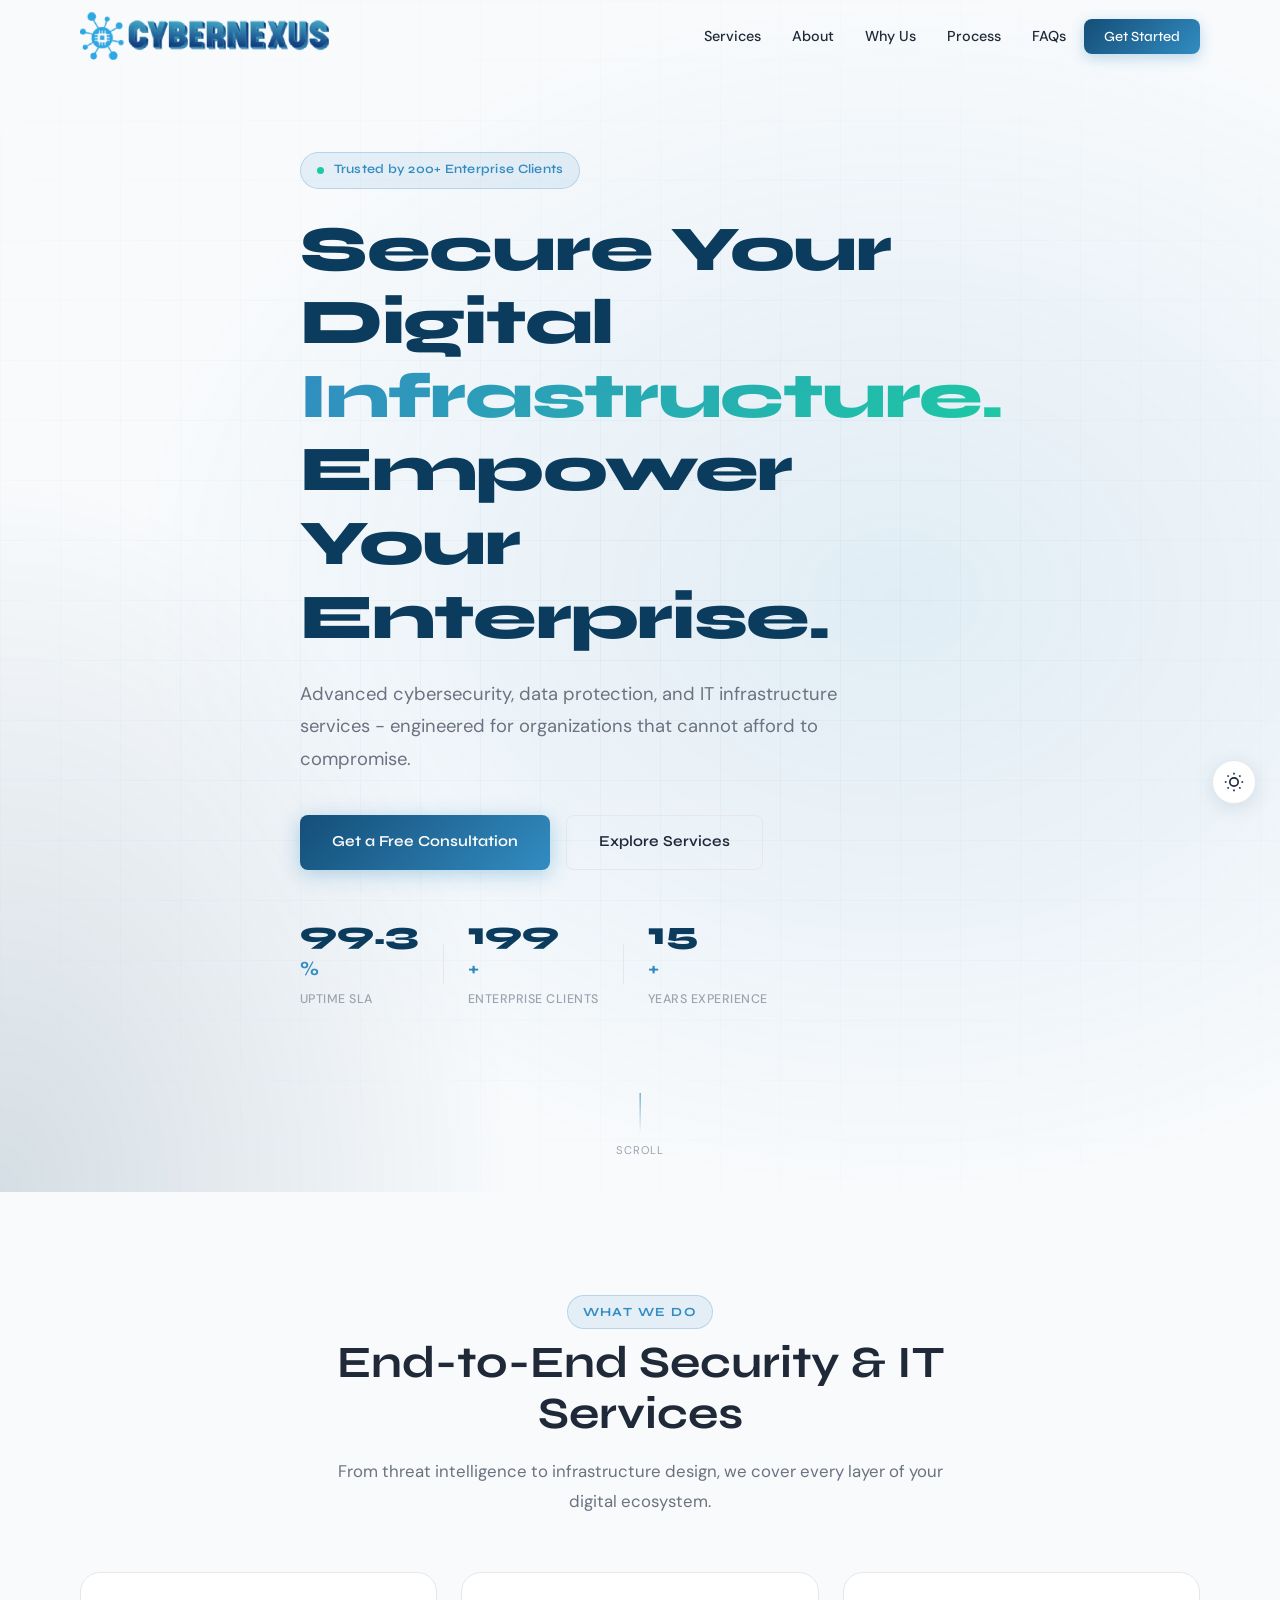
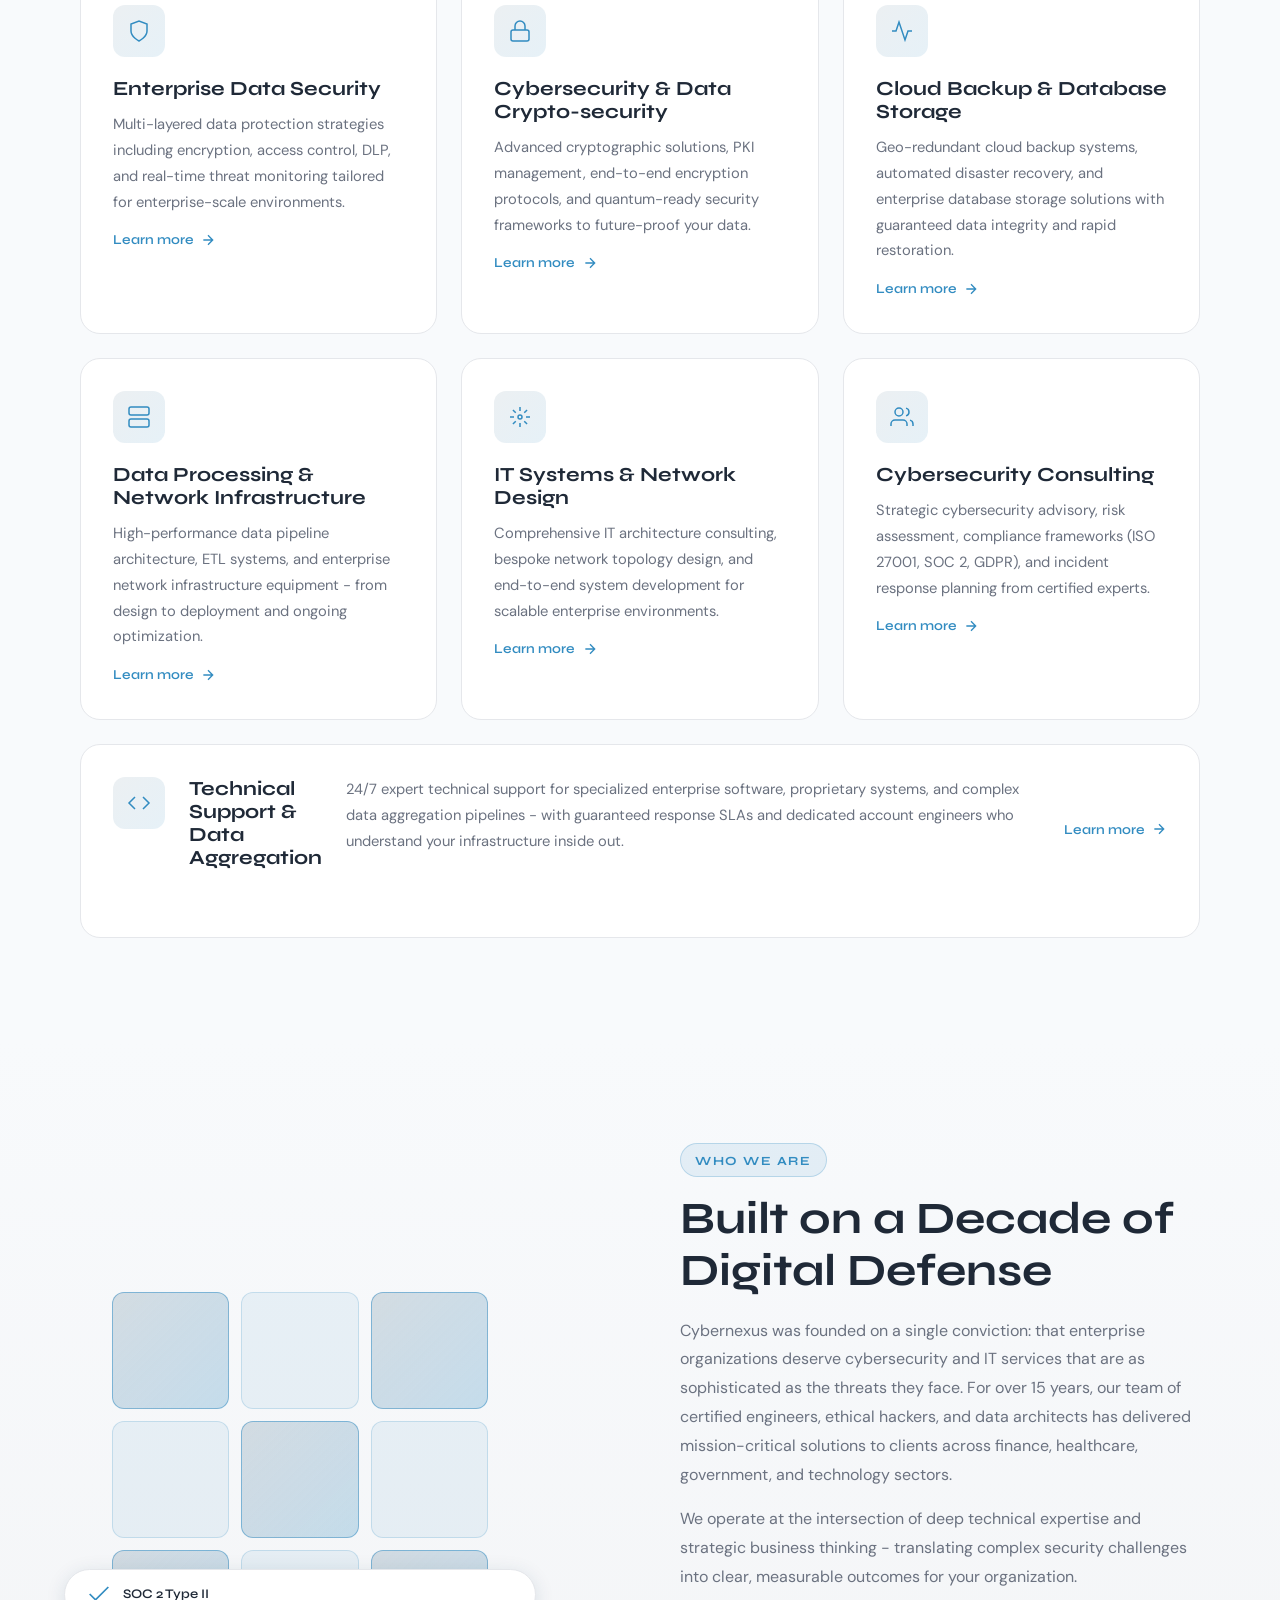
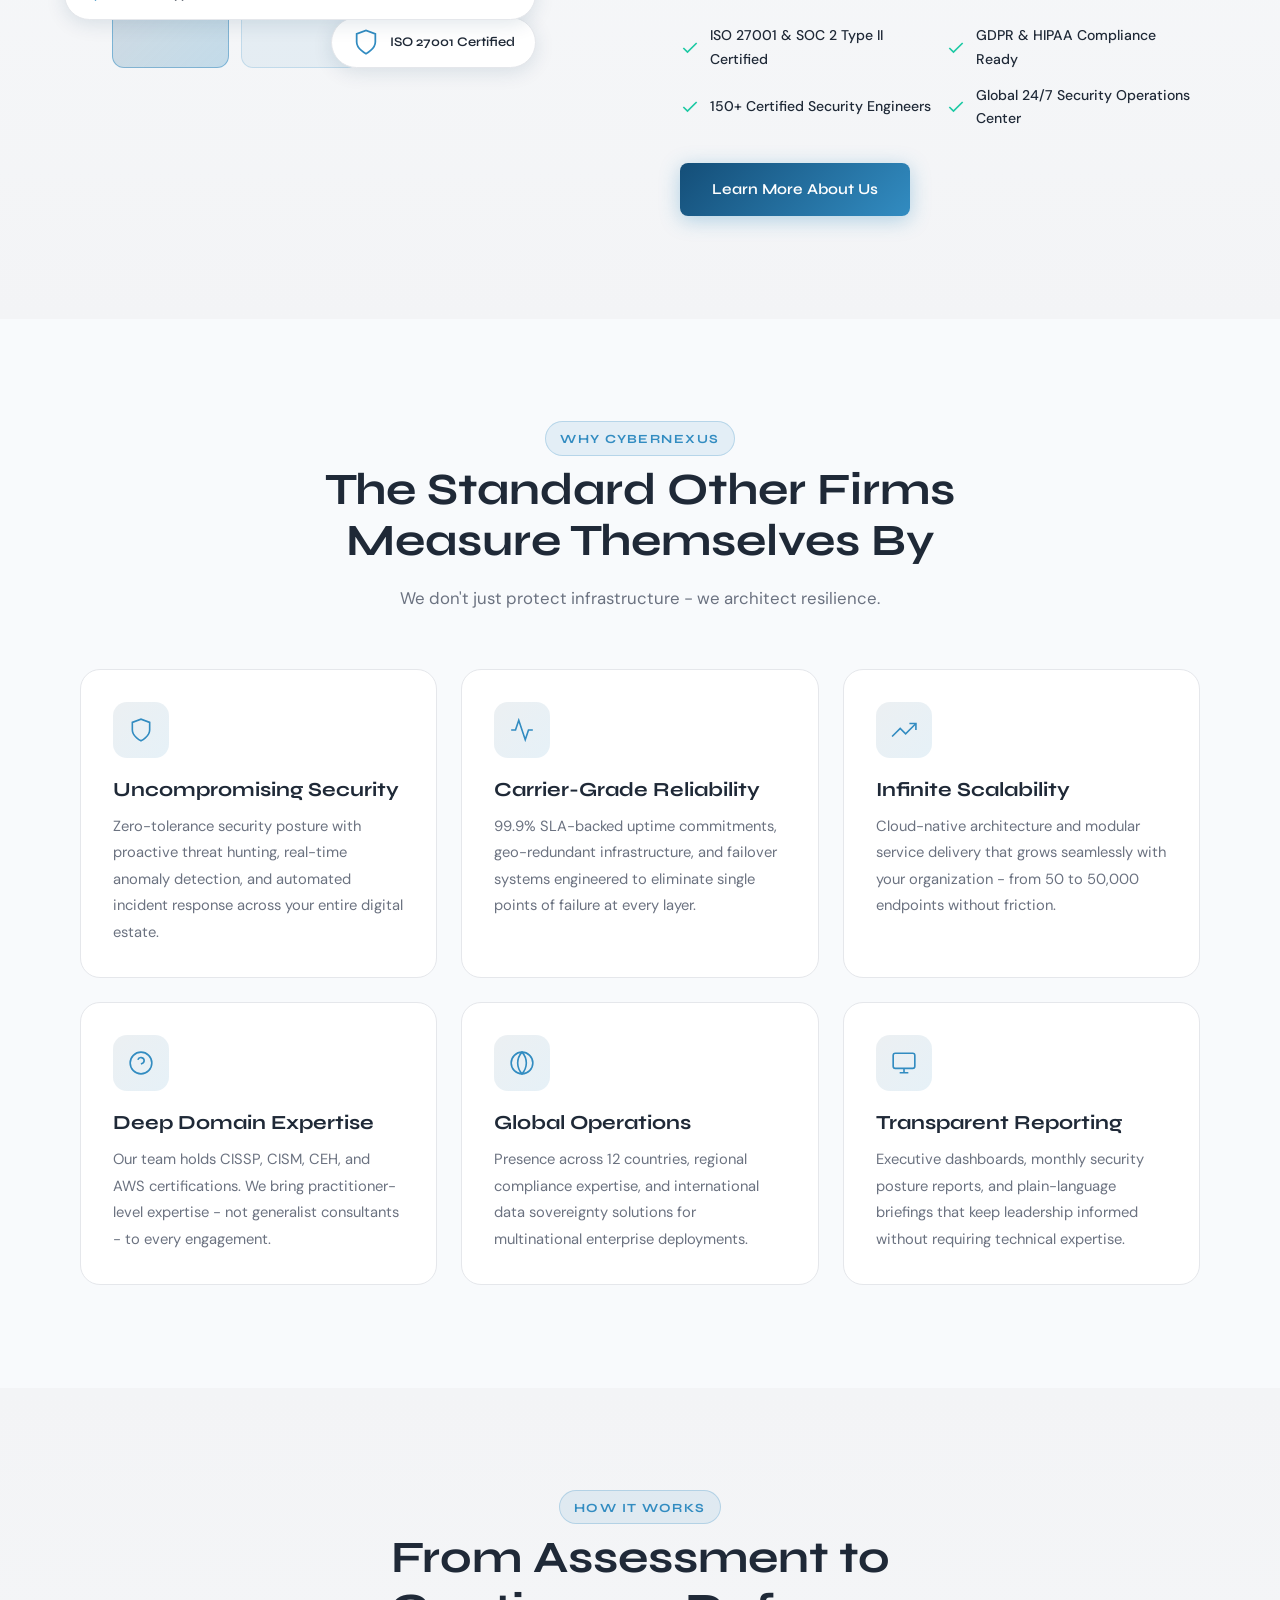
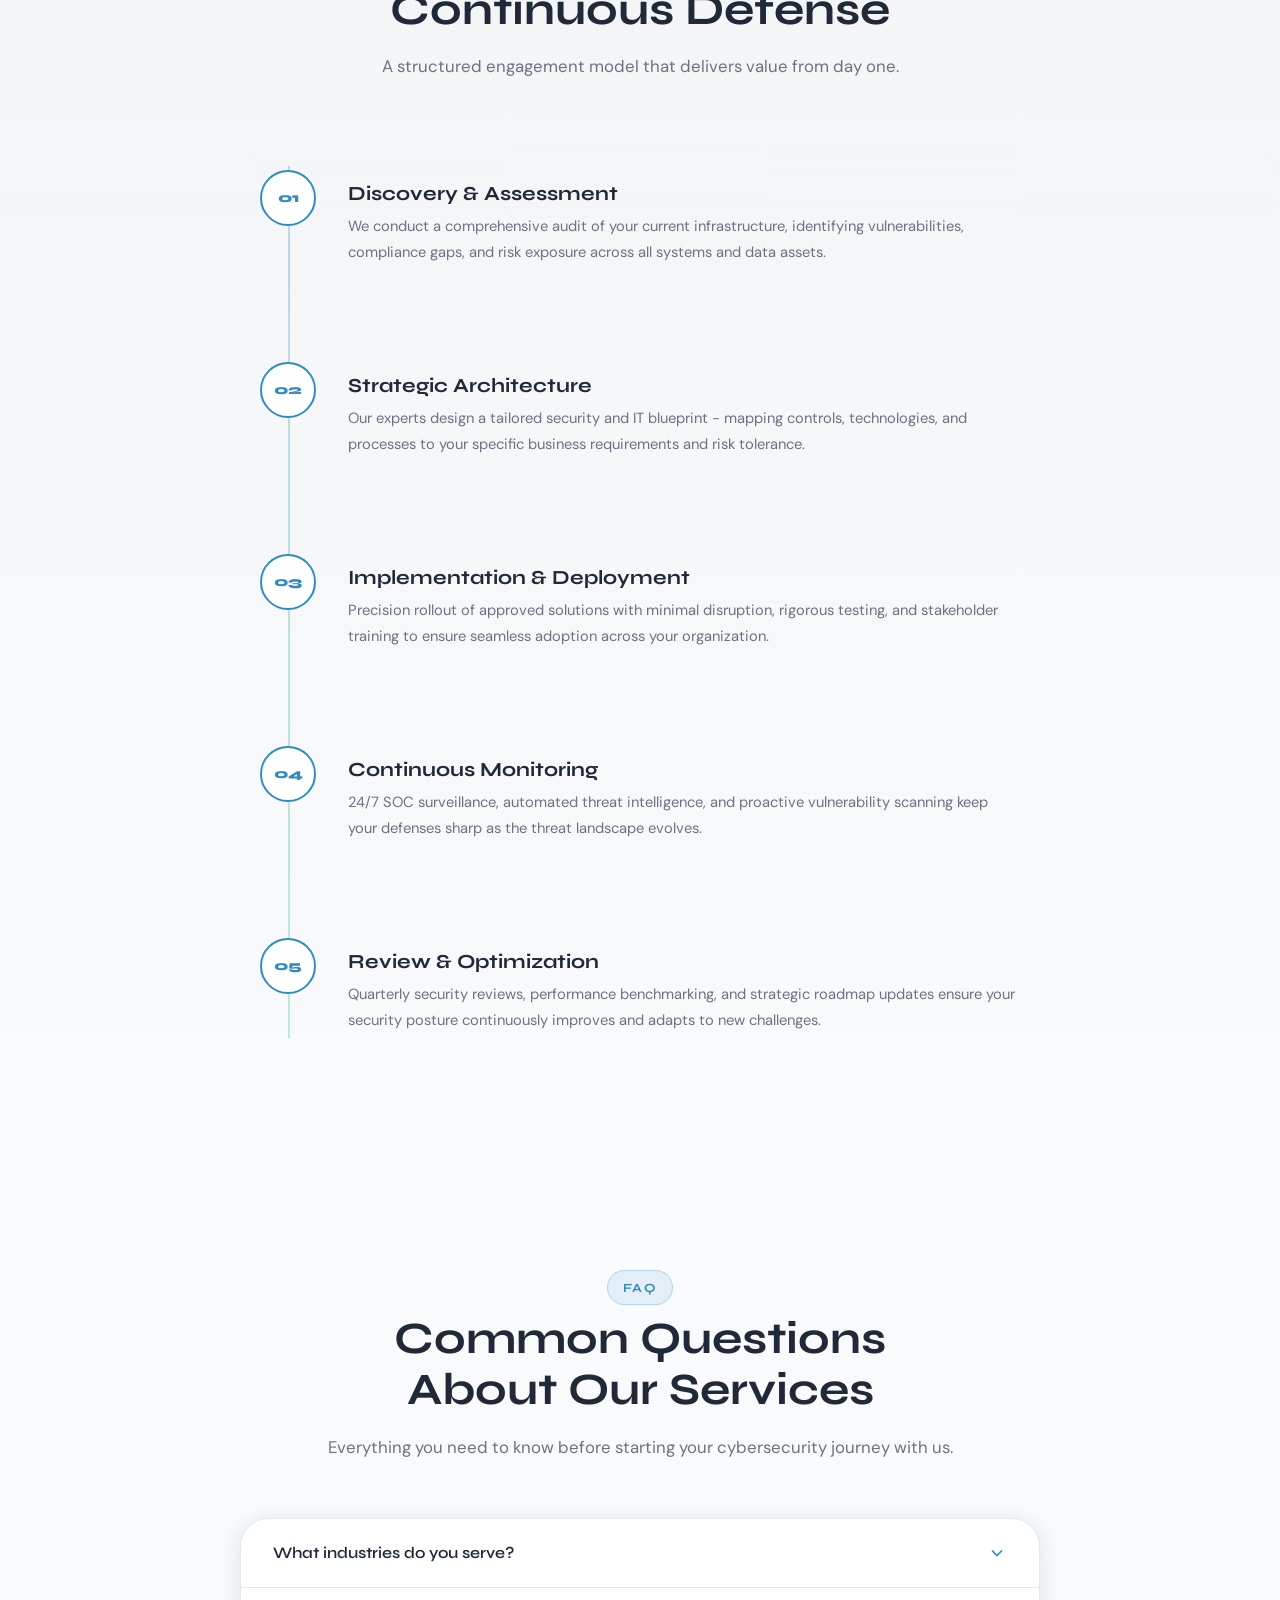
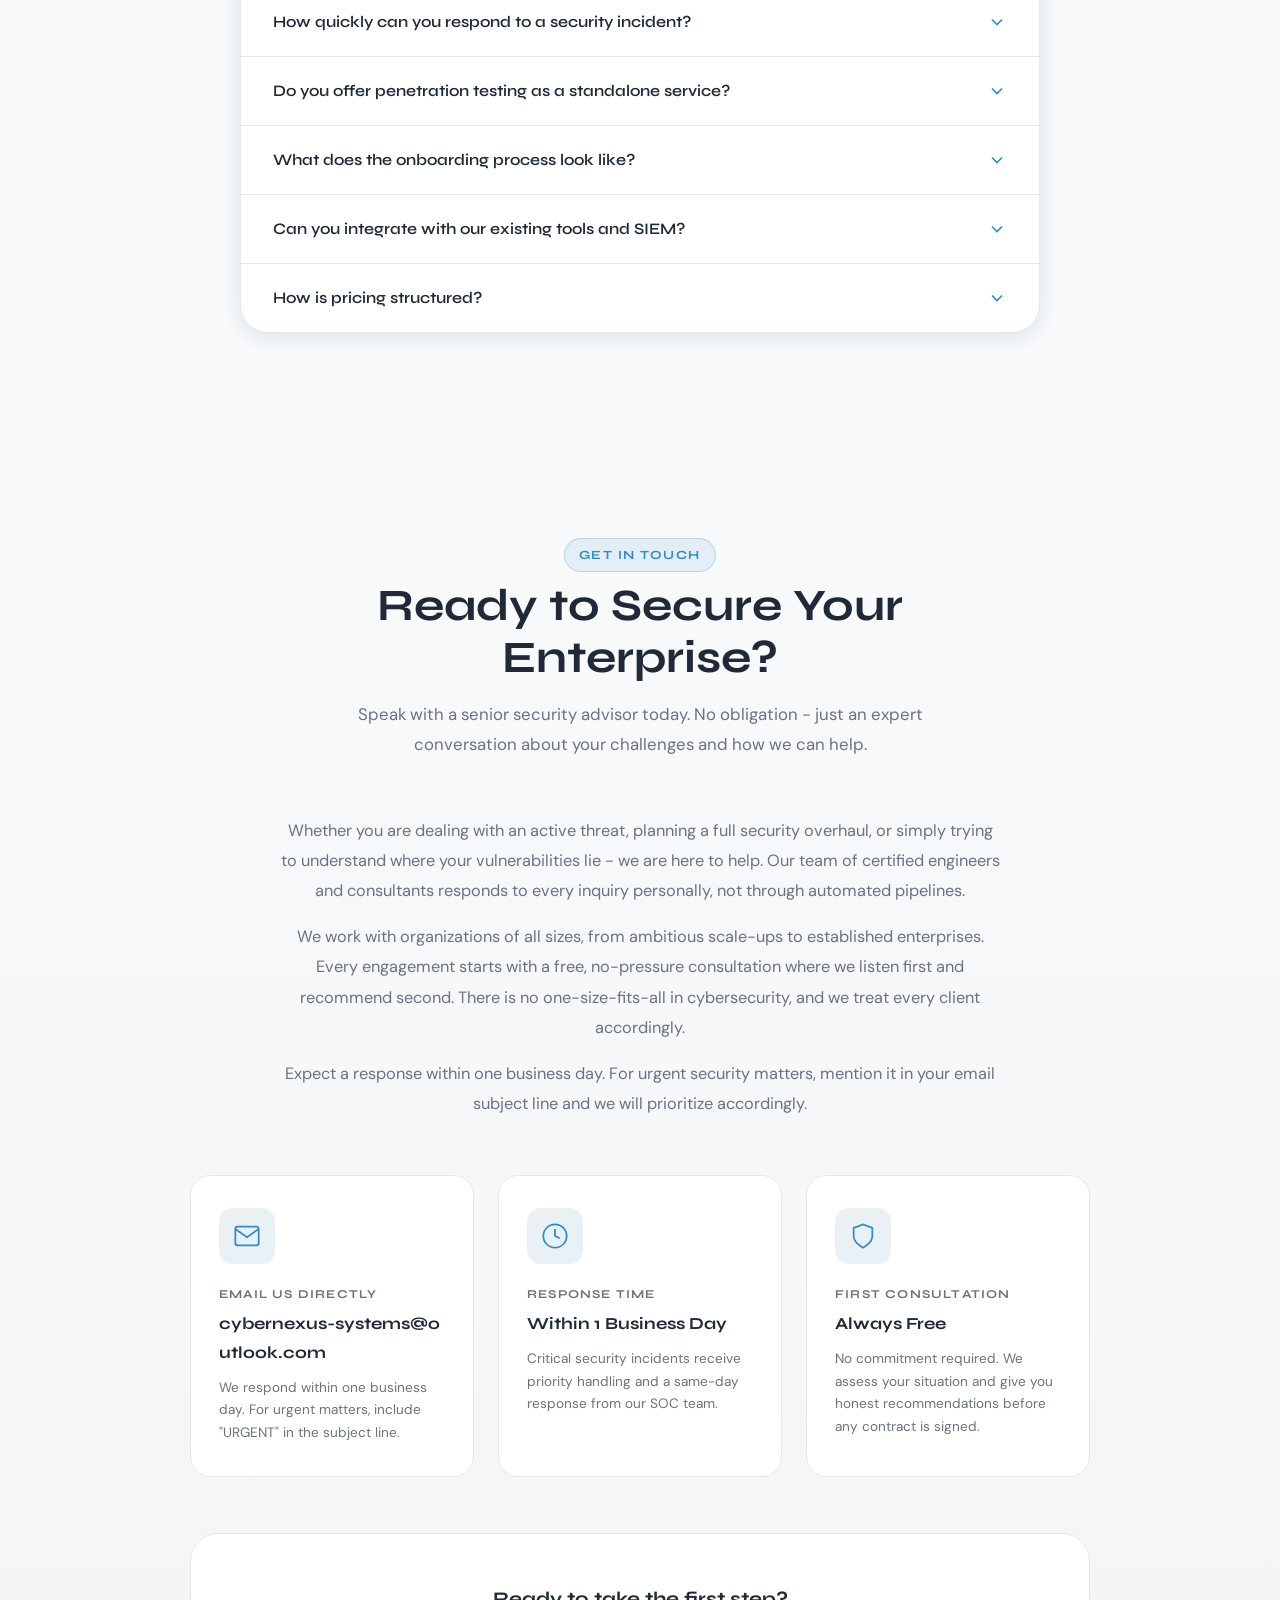
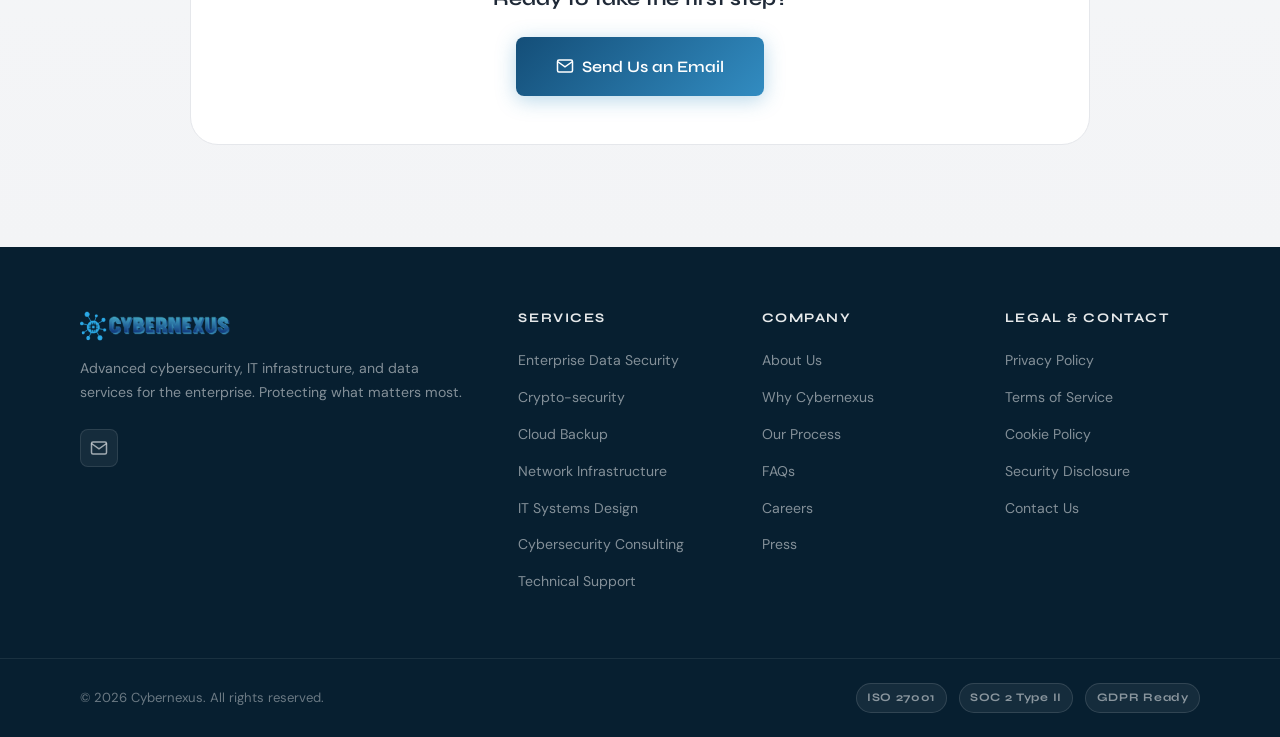
<file: index.html>
<!DOCTYPE html>
<html lang="en">
<head>
  <meta charset="UTF-8" />
  <meta name="viewport" content="width=device-width, initial-scale=1.0" />

  <!-- Primary SEO Meta Tags -->
  <title>Cybernexus | Advanced IT, Cybersecurity & Data Services for Enterprise</title>
  <meta name="description" content="Cybernexus delivers enterprise-grade cybersecurity, cloud data storage, IT infrastructure, and data protection services. Trusted by leading organizations worldwide." />
  <meta name="keywords" content="cybersecurity, enterprise IT, data security, cloud backup, network infrastructure, IT consulting, data crypto-security, cybersecurity consulting" />
  <meta name="author" content="Cybernexus" />
  <meta name="robots" content="index, follow" />

  <!-- Open Graph -->
  <meta property="og:title" content="Cybernexus | Advanced IT, Cybersecurity & Data Services" />
  <meta property="og:description" content="Enterprise-grade cybersecurity, cloud storage, and IT infrastructure services. Protect what matters most." />
  <meta property="og:image" content="https://cybernexus.gr/og-image.png" />
  <meta property="og:type" content="website" />
  <meta property="og:url" content="https://cybernexus.gr" />

  <!-- Twitter Cards -->
  <meta name="twitter:card" content="summary_large_image" />
  <meta name="twitter:title" content="Cybernexus | Advanced IT, Cybersecurity & Data Services" />
  <meta name="twitter:description" content="Enterprise-grade cybersecurity, cloud storage, and IT infrastructure services." />
  <meta name="twitter:image" content="https://cybernexus.gr/og-image.png" />

  <!-- Favicon -->
  <link rel="icon" type="image/png" sizes="32x32" href="favicon-32x32.png" />
  <link rel="icon" type="image/png" sizes="16x16" href="favicon-16x16.png" />
  <link rel="apple-touch-icon" href="apple-touch-icon.png" />
  <link rel="manifest" href="site.webmanifest" />

  <!-- Fonts -->
  <link rel="preconnect" href="https://fonts.googleapis.com" />
  <link rel="preconnect" href="https://fonts.gstatic.com" crossorigin />
  <link href="https://fonts.googleapis.com/css2?family=Syne:wght@400;600;700;800&family=DM+Sans:wght@300;400;500;600&display=swap" rel="stylesheet" />

  <link rel="stylesheet" href="style.css" />

  <!-- JSON-LD Structured Data -->
  <script type="application/ld+json">
  {
    "@context": "https://schema.org",
    "@type": "Organization",
    "name": "Cybernexus",
    "url": "https://cybernexus.gr",
    "logo": "https://cybernexus.gr/logo.png",
    "description": "Advanced IT, cybersecurity, and data services for enterprise clients.",
    "contactPoint": {
      "@type": "ContactPoint",
      "contactType": "customer support",
      "email": "cybernexus-systems@outlook.com"
    },
    "sameAs": [
      "https://www.linkedin.com/company/cybernexus",
      "https://twitter.com/cybernexus"
    ],
    "hasOfferCatalog": {
      "@type": "OfferCatalog",
      "name": "Cybersecurity & IT Services",
      "itemListElement": [
        { "@type": "Offer", "itemOffered": { "@type": "Service", "name": "Enterprise Data Security" } },
        { "@type": "Offer", "itemOffered": { "@type": "Service", "name": "Cybersecurity & Data Crypto-security" } },
        { "@type": "Offer", "itemOffered": { "@type": "Service", "name": "Cloud Backup & Database Storage" } },
        { "@type": "Offer", "itemOffered": { "@type": "Service", "name": "Data Processing & Network Infrastructure" } },
        { "@type": "Offer", "itemOffered": { "@type": "Service", "name": "IT Systems & Network Design" } },
        { "@type": "Offer", "itemOffered": { "@type": "Service", "name": "Cybersecurity Consulting" } },
        { "@type": "Offer", "itemOffered": { "@type": "Service", "name": "Technical Support & Data Aggregation" } }
      ]
    }
  }
  </script>
</head>
<body>

  <!-- Loading Screen -->
  <div id="loader" aria-hidden="true">
    <div class="loader-inner">
      <div class="loader-logo">
  <img src="logo.png" alt="Cybernexus" height="48" />
</div>
      <!--<div class="loader-logo">
        <svg width="40" height="40" viewBox="0 0 40 40" fill="none" xmlns="http://www.w3.org/2000/svg">
          <path d="M20 2L36 11V29L20 38L4 29V11L20 2Z" stroke="#328CC1" stroke-width="2" fill="none"/>
          <path d="M20 8L30 14V26L20 32L10 26V14L20 8Z" fill="#0B3C5D" opacity="0.6"/>
          <circle cx="20" cy="20" r="4" fill="#328CC1"/>
        </svg>
      </div>-->
      <div class="loader-bar"><div class="loader-fill"></div></div>
    </div>
  </div>

  <!-- Dark Mode Toggle -->
  <button id="darkToggle" aria-label="Toggle dark mode" title="Toggle dark mode">
    <svg class="sun-icon" xmlns="http://www.w3.org/2000/svg" width="20" height="20" viewBox="0 0 24 24" fill="none" stroke="currentColor" stroke-width="2"><circle cx="12" cy="12" r="5"/><line x1="12" y1="1" x2="12" y2="3"/><line x1="12" y1="21" x2="12" y2="23"/><line x1="4.22" y1="4.22" x2="5.64" y2="5.64"/><line x1="18.36" y1="18.36" x2="19.78" y2="19.78"/><line x1="1" y1="12" x2="3" y2="12"/><line x1="21" y1="12" x2="23" y2="12"/><line x1="4.22" y1="19.78" x2="5.64" y2="18.36"/><line x1="18.36" y1="5.64" x2="19.78" y2="4.22"/></svg>
    <svg class="moon-icon" xmlns="http://www.w3.org/2000/svg" width="20" height="20" viewBox="0 0 24 24" fill="none" stroke="currentColor" stroke-width="2"><path d="M21 12.79A9 9 0 1 1 11.21 3 7 7 0 0 0 21 12.79z"/></svg>
  </button>

  <!-- HEADER / NAVIGATION  -->
  <header id="header" role="banner">
    <nav class="nav-container" aria-label="Main navigation">
      <a href="#hero" class="logo" aria-label="Cybernexus Home">
  <img src="logo.png" alt="Cybernexus" height="50" />
</a>

      <ul class="nav-links" role="list">
        <li><a href="#services">Services</a></li>
        <li><a href="#about">About</a></li>
        <li><a href="#why-us">Why Us</a></li>
        <li><a href="#process">Process</a></li>
        <li><a href="#faq">FAQs</a></li>
        <li><a href="#contact" class="nav-cta">Get Started</a></li>
      </ul>

      <button class="hamburger" id="hamburger" aria-label="Open menu" aria-expanded="false" aria-controls="mobile-menu">
        <span></span><span></span><span></span>
      </button>
    </nav>

    <!-- Mobile Menu -->
    <div class="mobile-menu" id="mobile-menu" role="navigation" aria-label="Mobile navigation">
      <ul role="list">
        <li><a href="#services">Services</a></li>
        <li><a href="#about">About</a></li>
        <li><a href="#why-us">Why Us</a></li>
        <li><a href="#process">Process</a></li>
        <li><a href="#faq">FAQs</a></li>
        <li><a href="#contact">Contact</a></li>
      </ul>
    </div>
  </header>

  <main>

  <!-- HERO SECTION -->
  <section id="hero" aria-label="Hero">
    <div class="hero-bg" aria-hidden="true">
      <canvas id="heroCanvas"></canvas>
      <div class="hero-gradient"></div>
      <div class="hero-grid"></div>
    </div>
    <div class="hero-content reveal">
      <div class="hero-badge">
        <span class="badge-dot" aria-hidden="true"></span>
        Trusted by 200+ Enterprise Clients
      </div>
      <h1>Secure Your Digital<br /><span class="gradient-text">Infrastructure.</span><br />Empower Your Enterprise.</h1>
      <p class="hero-sub">Advanced cybersecurity, data protection, and IT infrastructure services - engineered for organizations that cannot afford to compromise.</p>
      <div class="hero-ctas">
        <a href="#contact" class="btn btn-primary">Get a Free Consultation</a>
        <a href="#services" class="btn btn-ghost">Explore Services</a>
      </div>
      <div class="hero-stats" aria-label="Key statistics">
        <div class="stat">
          <span class="stat-number" data-target="99.9">0</span><span class="stat-unit">%</span>
          <span class="stat-label">Uptime SLA</span>
        </div>
        <div class="stat-divider" aria-hidden="true"></div>
        <div class="stat">
          <span class="stat-number" data-target="200">0</span><span class="stat-unit">+</span>
          <span class="stat-label">Enterprise Clients</span>
        </div>
        <div class="stat-divider" aria-hidden="true"></div>
        <div class="stat">
          <span class="stat-number" data-target="15">0</span><span class="stat-unit">+</span>
          <span class="stat-label">Years Experience</span>
        </div>
      </div>
    </div>
    <div class="hero-scroll-hint" aria-hidden="true">
      <div class="scroll-line"></div>
      <span>Scroll</span>
    </div>
  </section>

  <!-- SERVICES SECTION -->
  <section id="services" aria-labelledby="services-heading">
    <div class="container">
      <div class="section-header reveal">
        <span class="section-tag">What We Do</span>
        <h2 id="services-heading">End-to-End Security &amp; IT Services</h2>
        <p>From threat intelligence to infrastructure design, we cover every layer of your digital ecosystem.</p>
      </div>

      <div class="services-grid">

        <!-- Service 1 -->
        <article class="service-card reveal" aria-label="Enterprise Data Security service">
          <div class="service-icon" aria-hidden="true">
            <svg xmlns="http://www.w3.org/2000/svg" viewBox="0 0 24 24" fill="none" stroke="currentColor" stroke-width="1.5"><path d="M12 22s8-4 8-10V5l-8-3-8 3v7c0 6 8 10 8 10z"/></svg>
          </div>
          <h3>Enterprise Data Security</h3>
          <p>Multi-layered data protection strategies including encryption, access control, DLP, and real-time threat monitoring tailored for enterprise-scale environments.</p>
          <button class="service-expand" aria-expanded="false" aria-label="Learn more about Enterprise Data Security">
            Learn more <svg xmlns="http://www.w3.org/2000/svg" width="16" height="16" viewBox="0 0 24 24" fill="none" stroke="currentColor" stroke-width="2"><path d="M5 12h14M12 5l7 7-7 7"/></svg>
          </button>
          <div class="service-detail" aria-hidden="true">
            <p>Comprehensive audits, zero-trust architecture implementation, endpoint security, and 24/7 SOC operations to keep your data assets completely protected.</p>
          </div>
        </article>

        <!-- Service 2 -->
        <article class="service-card reveal" aria-label="Cybersecurity and Data Crypto-security service">
          <div class="service-icon" aria-hidden="true">
            <svg xmlns="http://www.w3.org/2000/svg" viewBox="0 0 24 24" fill="none" stroke="currentColor" stroke-width="1.5"><rect x="3" y="11" width="18" height="11" rx="2" ry="2"/><path d="M7 11V7a5 5 0 0 1 10 0v4"/></svg>
          </div>
          <h3>Cybersecurity &amp; Data Crypto-security</h3>
          <p>Advanced cryptographic solutions, PKI management, end-to-end encryption protocols, and quantum-ready security frameworks to future-proof your data.</p>
          <button class="service-expand" aria-expanded="false" aria-label="Learn more about Cybersecurity">
            Learn more <svg xmlns="http://www.w3.org/2000/svg" width="16" height="16" viewBox="0 0 24 24" fill="none" stroke="currentColor" stroke-width="2"><path d="M5 12h14M12 5l7 7-7 7"/></svg>
          </button>
          <div class="service-detail" aria-hidden="true">
            <p>Military-grade encryption, secure key management, digital signature infrastructure, and compliance-ready cryptographic implementations for regulated industries.</p>
          </div>
        </article>

        <!-- Service 3 -->
        <article class="service-card reveal" aria-label="Cloud Backup and Database Storage service">
          <div class="service-icon" aria-hidden="true">
            <svg xmlns="http://www.w3.org/2000/svg" viewBox="0 0 24 24" fill="none" stroke="currentColor" stroke-width="1.5"><polyline points="22 12 18 12 15 21 9 3 6 12 2 12"/></svg>
          </div>
          <h3>Cloud Backup &amp; Database Storage</h3>
          <p>Geo-redundant cloud backup systems, automated disaster recovery, and enterprise database storage solutions with guaranteed data integrity and rapid restoration.</p>
          <button class="service-expand" aria-expanded="false" aria-label="Learn more about Cloud Backup">
            Learn more <svg xmlns="http://www.w3.org/2000/svg" width="16" height="16" viewBox="0 0 24 24" fill="none" stroke="currentColor" stroke-width="2"><path d="M5 12h14M12 5l7 7-7 7"/></svg>
          </button>
          <div class="service-detail" aria-hidden="true">
            <p>Multi-cloud architecture, immutable backups, RPO/RTO optimization, and continuous data protection across hybrid environments with 99.99% durability.</p>
          </div>
        </article>

        <!-- Service 4 -->
        <article class="service-card reveal" aria-label="Data Processing and Network Infrastructure service">
          <div class="service-icon" aria-hidden="true">
            <svg xmlns="http://www.w3.org/2000/svg" viewBox="0 0 24 24" fill="none" stroke="currentColor" stroke-width="1.5"><rect x="2" y="2" width="20" height="8" rx="2"/><rect x="2" y="14" width="20" height="8" rx="2"/><line x1="6" y1="6" x2="6.01" y2="6"/><line x1="6" y1="18" x2="6.01" y2="18"/></svg>
          </div>
          <h3>Data Processing &amp; Network Infrastructure</h3>
          <p>High-performance data pipeline architecture, ETL systems, and enterprise network infrastructure equipment - from design to deployment and ongoing optimization.</p>
          <button class="service-expand" aria-expanded="false" aria-label="Learn more about Data Processing">
            Learn more <svg xmlns="http://www.w3.org/2000/svg" width="16" height="16" viewBox="0 0 24 24" fill="none" stroke="currentColor" stroke-width="2"><path d="M5 12h14M12 5l7 7-7 7"/></svg>
          </button>
          <div class="service-detail" aria-hidden="true">
            <p>Real-time data processing, load balancing, SD-WAN implementation, and comprehensive hardware procurement for mission-critical network environments.</p>
          </div>
        </article>

        <!-- Service 5 -->
        <article class="service-card reveal" aria-label="IT Systems and Network Design service">
          <div class="service-icon" aria-hidden="true">
            <svg xmlns="http://www.w3.org/2000/svg" viewBox="0 0 24 24" fill="none" stroke="currentColor" stroke-width="1.5"><circle cx="12" cy="12" r="2"/><path d="M12 2v4M12 18v4M4.93 4.93l2.83 2.83M16.24 16.24l2.83 2.83M2 12h4M18 12h4M4.93 19.07l2.83-2.83M16.24 7.76l2.83-2.83"/></svg>
          </div>
          <h3>IT Systems &amp; Network Design</h3>
          <p>Comprehensive IT architecture consulting, bespoke network topology design, and end-to-end system development for scalable enterprise environments.</p>
          <button class="service-expand" aria-expanded="false" aria-label="Learn more about IT Systems">
            Learn more <svg xmlns="http://www.w3.org/2000/svg" width="16" height="16" viewBox="0 0 24 24" fill="none" stroke="currentColor" stroke-width="2"><path d="M5 12h14M12 5l7 7-7 7"/></svg>
          </button>
          <div class="service-detail" aria-hidden="true">
            <p>Network segmentation, VLAN design, wireless enterprise rollout, and full lifecycle IT project management from requirements through commissioning.</p>
          </div>
        </article>

        <!-- Service 6 -->
        <article class="service-card reveal" aria-label="Cybersecurity Consulting service">
          <div class="service-icon" aria-hidden="true">
            <svg xmlns="http://www.w3.org/2000/svg" viewBox="0 0 24 24" fill="none" stroke="currentColor" stroke-width="1.5"><path d="M17 21v-2a4 4 0 0 0-4-4H5a4 4 0 0 0-4 4v2"/><circle cx="9" cy="7" r="4"/><path d="M23 21v-2a4 4 0 0 0-3-3.87M16 3.13a4 4 0 0 1 0 7.75"/></svg>
          </div>
          <h3>Cybersecurity Consulting</h3>
          <p>Strategic cybersecurity advisory, risk assessment, compliance frameworks (ISO 27001, SOC 2, GDPR), and incident response planning from certified experts.</p>
          <button class="service-expand" aria-expanded="false" aria-label="Learn more about Cybersecurity Consulting">
            Learn more <svg xmlns="http://www.w3.org/2000/svg" width="16" height="16" viewBox="0 0 24 24" fill="none" stroke="currentColor" stroke-width="2"><path d="M5 12h14M12 5l7 7-7 7"/></svg>
          </button>
          <div class="service-detail" aria-hidden="true">
            <p>Vulnerability assessments, penetration testing, security culture training, board-level risk reporting, and regulatory compliance roadmaps for every industry sector.</p>
          </div>
        </article>

        <!-- Service 7 -->
        <article class="service-card service-card--wide reveal" aria-label="Technical Support service">
          <div class="service-icon" aria-hidden="true">
            <svg xmlns="http://www.w3.org/2000/svg" viewBox="0 0 24 24" fill="none" stroke="currentColor" stroke-width="1.5"><polyline points="16 18 22 12 16 6"/><polyline points="8 6 2 12 8 18"/></svg>
          </div>
          <h3>Technical Support &amp; Data Aggregation</h3>
          <p>24/7 expert technical support for specialized enterprise software, proprietary systems, and complex data aggregation pipelines - with guaranteed response SLAs and dedicated account engineers who understand your infrastructure inside out.</p>
          <button class="service-expand" aria-expanded="false" aria-label="Learn more about Technical Support">
            Learn more <svg xmlns="http://www.w3.org/2000/svg" width="16" height="16" viewBox="0 0 24 24" fill="none" stroke="currentColor" stroke-width="2"><path d="M5 12h14M12 5l7 7-7 7"/></svg>
          </button>
          <div class="service-detail" aria-hidden="true">
            <p>Tier 1–3 support desk, proactive monitoring, automated alerting, and customized data aggregation from disparate sources into unified, actionable intelligence platforms.</p>
          </div>
        </article>

      </div>
    </div>
  </section>

  <!-- ABOUT SECTION -->
  <section id="about" aria-labelledby="about-heading">
    <div class="container">
      <div class="about-grid">
        <div class="about-visual reveal" aria-hidden="true">
          <div class="about-graphic">
            <div class="about-hex-grid">
              <div class="hex active"></div>
              <div class="hex"></div>
              <div class="hex active"></div>
              <div class="hex"></div>
              <div class="hex active"></div>
              <div class="hex"></div>
              <div class="hex active"></div>
              <div class="hex"></div>
              <div class="hex active"></div>
            </div>
            <div class="about-badge-float">
              <svg xmlns="http://www.w3.org/2000/svg" width="28" height="28" viewBox="0 0 24 24" fill="none" stroke="currentColor" stroke-width="1.5"><path d="M12 22s8-4 8-10V5l-8-3-8 3v7c0 6 8 10 8 10z"/></svg>
              <span>ISO 27001 Certified</span>
            </div>
            <div class="about-badge-float about-badge-float--2">
              <svg xmlns="http://www.w3.org/2000/svg" width="28" height="28" viewBox="0 0 24 24" fill="none" stroke="currentColor" stroke-width="1.5"><polyline points="20 6 9 17 4 12"/></svg>
              <span>SOC 2 Type II</span>
            </div>
          </div>
        </div>
        <div class="about-content reveal">
          <span class="section-tag">Who We Are</span>
          <h2 id="about-heading">Built on a Decade of Digital Defense</h2>
          <p>Cybernexus was founded on a single conviction: that enterprise organizations deserve cybersecurity and IT services that are as sophisticated as the threats they face. For over 15 years, our team of certified engineers, ethical hackers, and data architects has delivered mission-critical solutions to clients across finance, healthcare, government, and technology sectors.</p>
          <p>We operate at the intersection of deep technical expertise and strategic business thinking - translating complex security challenges into clear, measurable outcomes for your organization.</p>
          <div class="about-trust-signals">
            <div class="trust-item">
              <svg xmlns="http://www.w3.org/2000/svg" width="20" height="20" viewBox="0 0 24 24" fill="none" stroke="currentColor" stroke-width="2"><polyline points="20 6 9 17 4 12"/></svg>
              ISO 27001 &amp; SOC 2 Type II Certified
            </div>
            <div class="trust-item">
              <svg xmlns="http://www.w3.org/2000/svg" width="20" height="20" viewBox="0 0 24 24" fill="none" stroke="currentColor" stroke-width="2"><polyline points="20 6 9 17 4 12"/></svg>
              GDPR &amp; HIPAA Compliance Ready
            </div>
            <div class="trust-item">
              <svg xmlns="http://www.w3.org/2000/svg" width="20" height="20" viewBox="0 0 24 24" fill="none" stroke="currentColor" stroke-width="2"><polyline points="20 6 9 17 4 12"/></svg>
              150+ Certified Security Engineers
            </div>
            <div class="trust-item">
              <svg xmlns="http://www.w3.org/2000/svg" width="20" height="20" viewBox="0 0 24 24" fill="none" stroke="currentColor" stroke-width="2"><polyline points="20 6 9 17 4 12"/></svg>
              Global 24/7 Security Operations Center
            </div>
          </div>
          <a href="#contact" class="btn btn-primary">Learn More About Us</a>
        </div>
      </div>
    </div>
  </section>

  <!-- WHY CHOOSE US -->
  <section id="why-us" aria-labelledby="why-heading">
    <div class="container">
      <div class="section-header reveal">
        <span class="section-tag">Why Cybernexus</span>
        <h2 id="why-heading">The Standard Other Firms Measure Themselves By</h2>
        <p>We don't just protect infrastructure - we architect resilience.</p>
      </div>
      <div class="why-grid">
        <div class="why-card reveal">
          <div class="why-icon" aria-hidden="true">
            <svg xmlns="http://www.w3.org/2000/svg" viewBox="0 0 24 24" fill="none" stroke="currentColor" stroke-width="1.5"><path d="M12 22s8-4 8-10V5l-8-3-8 3v7c0 6 8 10 8 10z"/></svg>
          </div>
          <h3>Uncompromising Security</h3>
          <p>Zero-tolerance security posture with proactive threat hunting, real-time anomaly detection, and automated incident response across your entire digital estate.</p>
        </div>
        <div class="why-card reveal">
          <div class="why-icon" aria-hidden="true">
            <svg xmlns="http://www.w3.org/2000/svg" viewBox="0 0 24 24" fill="none" stroke="currentColor" stroke-width="1.5"><polyline points="22 12 18 12 15 21 9 3 6 12 2 12"/></svg>
          </div>
          <h3>Carrier-Grade Reliability</h3>
          <p>99.9% SLA-backed uptime commitments, geo-redundant infrastructure, and failover systems engineered to eliminate single points of failure at every layer.</p>
        </div>
        <div class="why-card reveal">
          <div class="why-icon" aria-hidden="true">
            <svg xmlns="http://www.w3.org/2000/svg" viewBox="0 0 24 24" fill="none" stroke="currentColor" stroke-width="1.5"><polyline points="23 6 13.5 15.5 8.5 10.5 1 18"/><polyline points="17 6 23 6 23 12"/></svg>
          </div>
          <h3>Infinite Scalability</h3>
          <p>Cloud-native architecture and modular service delivery that grows seamlessly with your organization - from 50 to 50,000 endpoints without friction.</p>
        </div>
        <div class="why-card reveal">
          <div class="why-icon" aria-hidden="true">
            <svg xmlns="http://www.w3.org/2000/svg" viewBox="0 0 24 24" fill="none" stroke="currentColor" stroke-width="1.5"><circle cx="12" cy="12" r="10"/><path d="M9.09 9a3 3 0 0 1 5.83 1c0 2-3 3-3 3"/><line x1="12" y1="17" x2="12.01" y2="17"/></svg>
          </div>
          <h3>Deep Domain Expertise</h3>
          <p>Our team holds CISSP, CISM, CEH, and AWS certifications. We bring practitioner-level expertise - not generalist consultants - to every engagement.</p>
        </div>
        <div class="why-card reveal">
          <div class="why-icon" aria-hidden="true">
            <svg xmlns="http://www.w3.org/2000/svg" viewBox="0 0 24 24" fill="none" stroke="currentColor" stroke-width="1.5"><path d="M12 2a15.3 15.3 0 0 1 4 10 15.3 15.3 0 0 1-4 10 15.3 15.3 0 0 1-4-10 15.3 15.3 0 0 1 4-10z"/><circle cx="12" cy="12" r="10"/></svg>
          </div>
          <h3>Global Operations</h3>
          <p>Presence across 12 countries, regional compliance expertise, and international data sovereignty solutions for multinational enterprise deployments.</p>
        </div>
        <div class="why-card reveal">
          <div class="why-icon" aria-hidden="true">
            <svg xmlns="http://www.w3.org/2000/svg" viewBox="0 0 24 24" fill="none" stroke="currentColor" stroke-width="1.5"><rect x="2" y="3" width="20" height="14" rx="2"/><line x1="8" y1="21" x2="16" y2="21"/><line x1="12" y1="17" x2="12" y2="21"/></svg>
          </div>
          <h3>Transparent Reporting</h3>
          <p>Executive dashboards, monthly security posture reports, and plain-language briefings that keep leadership informed without requiring technical expertise.</p>
        </div>
      </div>
    </div>
  </section>

  <!-- PROCESS SECTION -->
  <section id="process" aria-labelledby="process-heading">
    <div class="container">
      <div class="section-header reveal">
        <span class="section-tag">How It Works</span>
        <h2 id="process-heading">From Assessment to Continuous Defense</h2>
        <p>A structured engagement model that delivers value from day one.</p>
      </div>
      <div class="process-steps">
        <div class="process-step reveal">
          <div class="step-number" aria-hidden="true">01</div>
          <div class="step-content">
            <h3>Discovery &amp; Assessment</h3>
            <p>We conduct a comprehensive audit of your current infrastructure, identifying vulnerabilities, compliance gaps, and risk exposure across all systems and data assets.</p>
          </div>
          <div class="step-connector" aria-hidden="true"></div>
        </div>
        <div class="process-step reveal">
          <div class="step-number" aria-hidden="true">02</div>
          <div class="step-content">
            <h3>Strategic Architecture</h3>
            <p>Our experts design a tailored security and IT blueprint - mapping controls, technologies, and processes to your specific business requirements and risk tolerance.</p>
          </div>
          <div class="step-connector" aria-hidden="true"></div>
        </div>
        <div class="process-step reveal">
          <div class="step-number" aria-hidden="true">03</div>
          <div class="step-content">
            <h3>Implementation &amp; Deployment</h3>
            <p>Precision rollout of approved solutions with minimal disruption, rigorous testing, and stakeholder training to ensure seamless adoption across your organization.</p>
          </div>
          <div class="step-connector" aria-hidden="true"></div>
        </div>
        <div class="process-step reveal">
          <div class="step-number" aria-hidden="true">04</div>
          <div class="step-content">
            <h3>Continuous Monitoring</h3>
            <p>24/7 SOC surveillance, automated threat intelligence, and proactive vulnerability scanning keep your defenses sharp as the threat landscape evolves.</p>
          </div>
          <div class="step-connector" aria-hidden="true"></div>
        </div>
        <div class="process-step reveal">
          <div class="step-number" aria-hidden="true">05</div>
          <div class="step-content">
            <h3>Review &amp; Optimization</h3>
            <p>Quarterly security reviews, performance benchmarking, and strategic roadmap updates ensure your security posture continuously improves and adapts to new challenges.</p>
          </div>
        </div>
      </div>
    </div>
  </section>

  <!-- FAQ SECTION -->
<section id="faq" aria-labelledby="faq-heading">
  <div class="container">
    <div class="section-header reveal">
      <span class="section-tag">FAQ</span>
      <h2 id="faq-heading">Common Questions About Our Services</h2>
      <p>Everything you need to know before starting your cybersecurity journey with us.</p>
    </div>

    <div class="faq-grid">

      <div class="faq-item reveal">
        <button class="faq-question" aria-expanded="false">
          <span>What industries do you serve?</span>
          <svg class="faq-icon" xmlns="http://www.w3.org/2000/svg" width="20" height="20" viewBox="0 0 24 24" fill="none" stroke="currentColor" stroke-width="2"><polyline points="6 9 12 15 18 9"/></svg>
        </button>
        <div class="faq-answer" hidden>
          <p>We serve enterprise clients across finance, healthcare, government, legal, manufacturing, and technology sectors. Our compliance expertise covers GDPR, HIPAA, PCI-DSS, ISO 27001, and SOC 2 - so regardless of your regulatory environment, we have the right framework for you.</p>
        </div>
      </div>

      <div class="faq-item reveal">
        <button class="faq-question" aria-expanded="false">
          <span>How quickly can you respond to a security incident?</span>
          <svg class="faq-icon" xmlns="http://www.w3.org/2000/svg" width="20" height="20" viewBox="0 0 24 24" fill="none" stroke="currentColor" stroke-width="2"><polyline points="6 9 12 15 18 9"/></svg>
        </button>
        <div class="faq-answer" hidden>
          <p>Our SOC operates 24/7/365 with a guaranteed initial response SLA of 15 minutes for critical incidents. Dedicated account engineers who already know your infrastructure are on call - not a generic helpdesk. For enterprise contracts we also offer on-site emergency response within 4 hours in major metropolitan areas.</p>
        </div>
      </div>

      <div class="faq-item reveal">
        <button class="faq-question" aria-expanded="false">
          <span>Do you offer penetration testing as a standalone service?</span>
          <svg class="faq-icon" xmlns="http://www.w3.org/2000/svg" width="20" height="20" viewBox="0 0 24 24" fill="none" stroke="currentColor" stroke-width="2"><polyline points="6 9 12 15 18 9"/></svg>
        </button>
        <div class="faq-answer" hidden>
          <p>Yes. We offer black-box, white-box, and grey-box penetration testing for networks, web applications, APIs, and cloud environments. Each engagement ends with a detailed report including an executive summary, CVSS-scored findings, and a prioritised remediation roadmap. Retesting after remediation is included.</p>
        </div>
      </div>

      <div class="faq-item reveal">
        <button class="faq-question" aria-expanded="false">
          <span>What does the onboarding process look like?</span>
          <svg class="faq-icon" xmlns="http://www.w3.org/2000/svg" width="20" height="20" viewBox="0 0 24 24" fill="none" stroke="currentColor" stroke-width="2"><polyline points="6 9 12 15 18 9"/></svg>
        </button>
        <div class="faq-answer" hidden>
          <p>After signing, you are assigned a dedicated account engineer within 24 hours. Week 1 is a structured discovery sprint - we map your environment, identify quick wins, and align on priorities. By week 3, monitoring is live and your custom security runbook is delivered. Most clients see measurable risk reduction within the first 30 days.</p>
        </div>
      </div>

      <div class="faq-item reveal">
        <button class="faq-question" aria-expanded="false">
          <span>Can you integrate with our existing tools and SIEM?</span>
          <svg class="faq-icon" xmlns="http://www.w3.org/2000/svg" width="20" height="20" viewBox="0 0 24 24" fill="none" stroke="currentColor" stroke-width="2"><polyline points="6 9 12 15 18 9"/></svg>
        </button>
        <div class="faq-answer" hidden>
          <p>Absolutely. We have pre-built integrations for Splunk, Microsoft Sentinel, IBM QRadar, CrowdStrike, SentinelOne, and all major cloud providers (AWS, Azure, GCP). If you run a custom or proprietary stack, our engineers build bespoke connectors. We complement your existing investments rather than replace them.</p>
        </div>
      </div>

      <div class="faq-item reveal">
        <button class="faq-question" aria-expanded="false">
          <span>How is pricing structured?</span>
          <svg class="faq-icon" xmlns="http://www.w3.org/2000/svg" width="20" height="20" viewBox="0 0 24 24" fill="none" stroke="currentColor" stroke-width="2"><polyline points="6 9 12 15 18 9"/></svg>
        </button>
        <div class="faq-answer" hidden>
          <p>We offer flexible models: fixed monthly retainers for managed services, project-based fees for consulting and assessments, and outcome-based pricing for larger transformations. After a free initial consultation we provide a transparent, itemised proposal with no hidden costs. There are no lock-in contracts beyond the agreed service term.</p>
        </div>
      </div>

    </div>
  </div>
</section>

<!-- CONTACT SECTION -->
<section id="contact" aria-labelledby="contact-heading">
  <div class="container">
    <div class="section-header reveal">
      <span class="section-tag">Get In Touch</span>
      <h2 id="contact-heading">Ready to Secure Your Enterprise?</h2>
      <p>Speak with a senior security advisor today. No obligation - just an expert conversation about your challenges and how we can help.</p>
    </div>

    <div class="contact-body">

      <div class="contact-intro reveal">
        <p>Whether you are dealing with an active threat, planning a full security overhaul, or simply trying to understand where your vulnerabilities lie - we are here to help. Our team of certified engineers and consultants responds to every inquiry personally, not through automated pipelines.</p>
        <p>We work with organizations of all sizes, from ambitious scale-ups to established enterprises. Every engagement starts with a free, no-pressure consultation where we listen first and recommend second. There is no one-size-fits-all in cybersecurity, and we treat every client accordingly.</p>
        <p>Expect a response within one business day. For urgent security matters, mention it in your email subject line and we will prioritize accordingly.</p>
      </div>

      <div class="contact-card-row">

        <div class="contact-card reveal">
          <div class="contact-card-icon" aria-hidden="true">
            <svg xmlns="http://www.w3.org/2000/svg" width="28" height="28" viewBox="0 0 24 24" fill="none" stroke="currentColor" stroke-width="1.5"><path d="M4 4h16c1.1 0 2 .9 2 2v12c0 1.1-.9 2-2 2H4c-1.1 0-2-.9-2-2V6c0-1.1.9-2 2-2z"/><polyline points="22,6 12,13 2,6"/></svg>
          </div>
          <div class="contact-card-content">
            <span class="contact-card-label">Email Us Directly</span>
            <a href="mailto:cybernexus-systems@outlook.com" class="contact-card-value">cybernexus-systems@outlook.com</a>
            <p class="contact-card-note">We respond within one business day. For urgent matters, include "URGENT" in the subject line.</p>
          </div>
        </div>

        <div class="contact-card reveal">
          <div class="contact-card-icon" aria-hidden="true">
            <svg xmlns="http://www.w3.org/2000/svg" width="28" height="28" viewBox="0 0 24 24" fill="none" stroke="currentColor" stroke-width="1.5"><circle cx="12" cy="12" r="10"/><polyline points="12 6 12 12 16 14"/></svg>
          </div>
          <div class="contact-card-content">
            <span class="contact-card-label">Response Time</span>
            <span class="contact-card-value">Within 1 Business Day</span>
            <p class="contact-card-note">Critical security incidents receive priority handling and a same-day response from our SOC team.</p>
          </div>
        </div>

        <div class="contact-card reveal">
          <div class="contact-card-icon" aria-hidden="true">
            <svg xmlns="http://www.w3.org/2000/svg" width="28" height="28" viewBox="0 0 24 24" fill="none" stroke="currentColor" stroke-width="1.5"><path d="M12 22s8-4 8-10V5l-8-3-8 3v7c0 6 8 10 8 10z"/></svg>
          </div>
          <div class="contact-card-content">
            <span class="contact-card-label">First Consultation</span>
            <span class="contact-card-value">Always Free</span>
            <p class="contact-card-note">No commitment required. We assess your situation and give you honest recommendations before any contract is signed.</p>
          </div>
        </div>

      </div>

      <div class="contact-cta-block reveal">
        <p>Ready to take the first step?</p>
        <a href="mailto:cybernexus-systems@outlook.com" class="btn btn-primary btn-lg">
          <svg xmlns="http://www.w3.org/2000/svg" width="18" height="18" viewBox="0 0 24 24" fill="none" stroke="currentColor" stroke-width="2"><path d="M4 4h16c1.1 0 2 .9 2 2v12c0 1.1-.9 2-2 2H4c-1.1 0-2-.9-2-2V6c0-1.1.9-2 2-2z"/><polyline points="22,6 12,13 2,6"/></svg>
          Send Us an Email
        </a>
      </div>

    </div>
  </div>
</section>

  </main>

  <!-- FOOTER -->
  <footer role="contentinfo">
    <div class="footer-main">
      <div class="container">
        <div class="footer-grid">
          <div class="footer-brand">
            <a href="#hero" class="logo" aria-label="Cybernexus Home">
  <img src="logo.png" alt="Cybernexus" style="height:30px;" />
</a>
            <p>Advanced cybersecurity, IT infrastructure, and data services for the enterprise. Protecting what matters most.</p>
            <div class="social-links" aria-label="Contact">
  <a href="mailto:cybernexus-systems@outlook.com" aria-label="Send us an email">
    <svg xmlns="http://www.w3.org/2000/svg" width="18" height="18" viewBox="0 0 24 24" fill="none" stroke="currentColor" stroke-width="2"><path d="M4 4h16c1.1 0 2 .9 2 2v12c0 1.1-.9 2-2 2H4c-1.1 0-2-.9-2-2V6c0-1.1.9-2 2-2z"/><polyline points="22,6 12,13 2,6"/></svg>
  </a>
</div>
          </div>

          <nav class="footer-nav" aria-label="Services links">
            <h4>Services</h4>
            <ul>
              <li><a href="#services">Enterprise Data Security</a></li>
              <li><a href="#services">Crypto-security</a></li>
              <li><a href="#services">Cloud Backup</a></li>
              <li><a href="#services">Network Infrastructure</a></li>
              <li><a href="#services">IT Systems Design</a></li>
              <li><a href="#services">Cybersecurity Consulting</a></li>
              <li><a href="#services">Technical Support</a></li>
            </ul>
          </nav>

          <nav class="footer-nav" aria-label="Company links">
            <h4>Company</h4>
            <ul>
              <li><a href="#about">About Us</a></li>
              <li><a href="#why-us">Why Cybernexus</a></li>
              <li><a href="#process">Our Process</a></li>
              <li><a href="#faq">FAQs</a></li>
              <li><a href="#contact">Careers</a></li>
              <li><a href="#contact">Press</a></li>
            </ul>
          </nav>

          <nav class="footer-nav" aria-label="Legal and contact links">
            <h4>Legal &amp; Contact</h4>
            <ul>
              <li><a href="legal/#privacy">Privacy Policy</a></li>
              <li><a href="legal/#terms">Terms of Service</a></li>
              <li><a href="legal/#cookies">Cookie Policy</a></li>
              <li><a href="legal/#disclosure">Security Disclosure</a></li>
              <li><a href="#contact">Contact Us</a></li>
            </ul>
          </nav>
        </div>
      </div>
    </div>
    <div class="footer-bottom">
      <div class="container">
        <p>&copy; <span id="year"></span> Cybernexus. All rights reserved.</p>
        <div class="footer-certs" aria-label="Certifications">
          <span>ISO 27001</span>
          <span>SOC 2 Type II</span>
          <span>GDPR Ready</span>
        </div>
      </div>
    </div>
  </footer>

  <!-- Sticky Mobile CTA -->
  <div class="sticky-cta" id="stickyCta" aria-hidden="true">
    <a href="#contact" class="btn btn-primary">Get a Free Consultation</a>
  </div>

  <script src="app.js"></script>
</body>
</html>
</file>
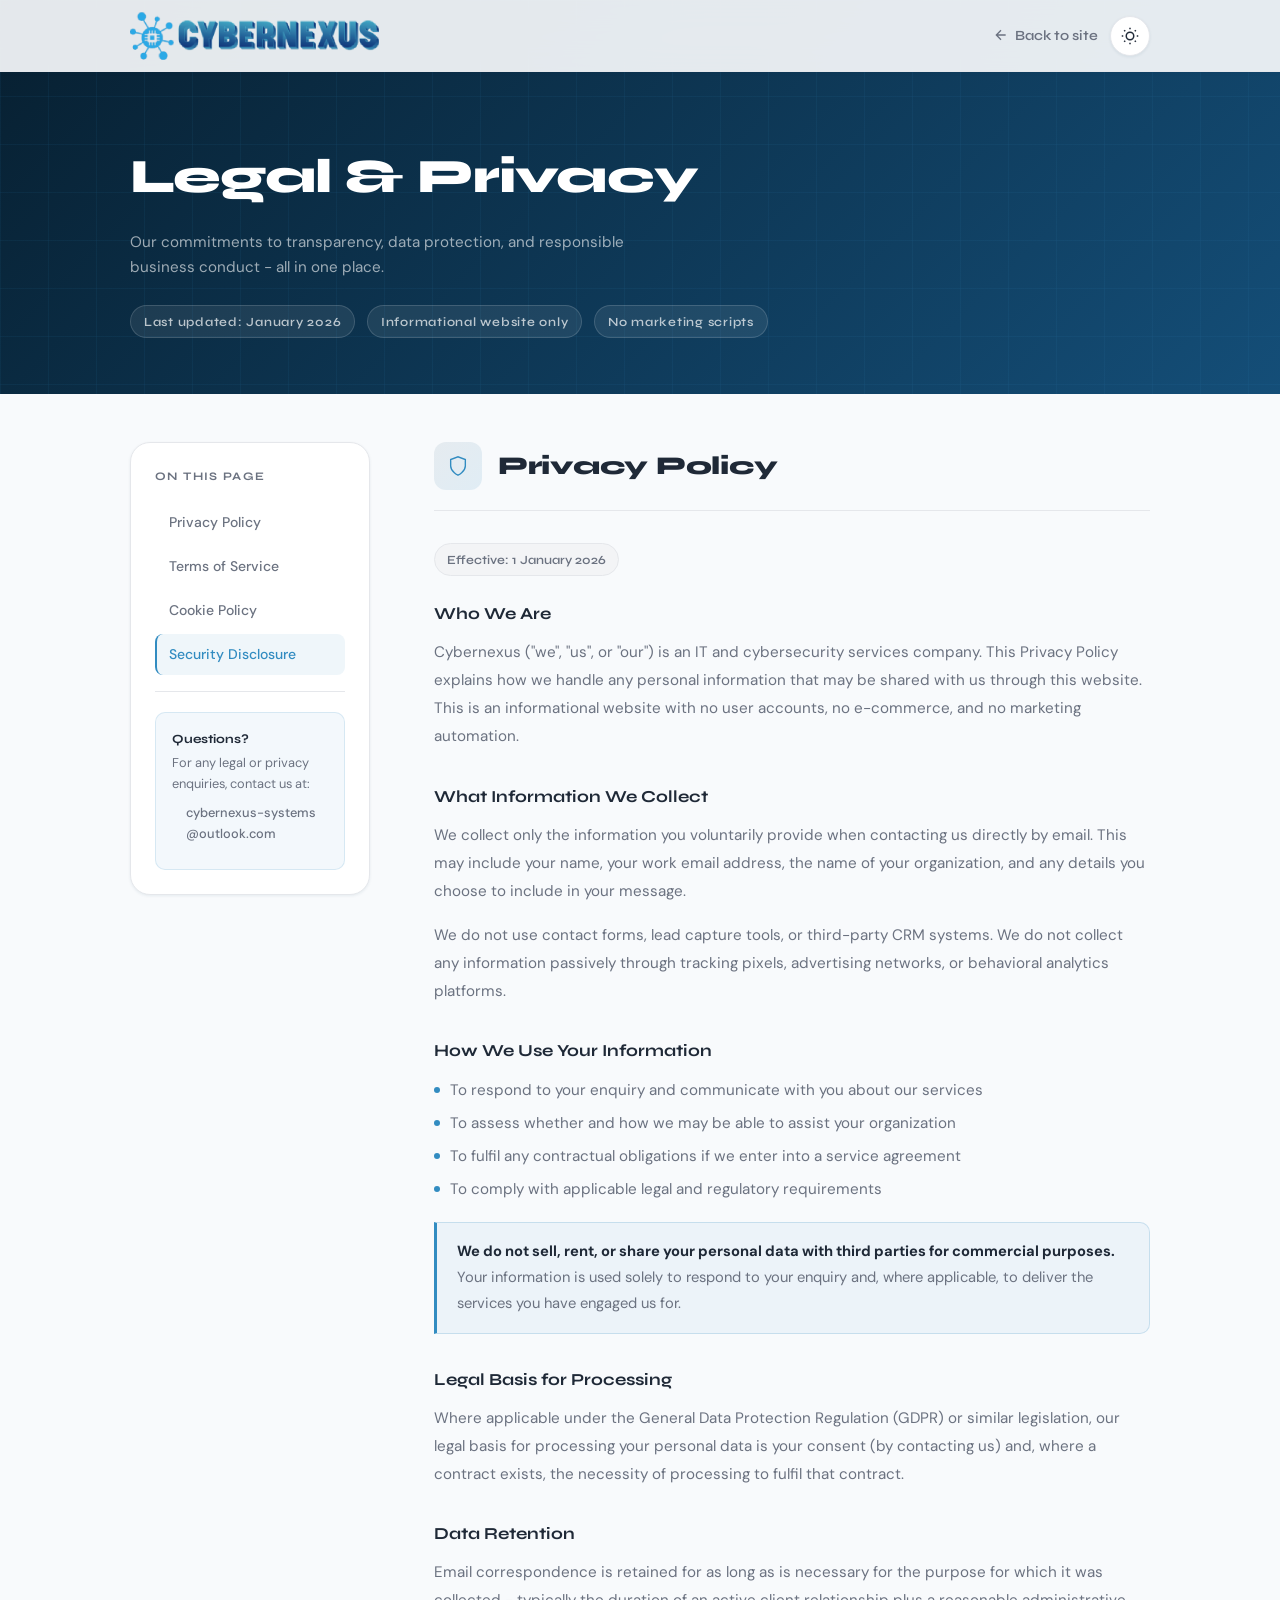
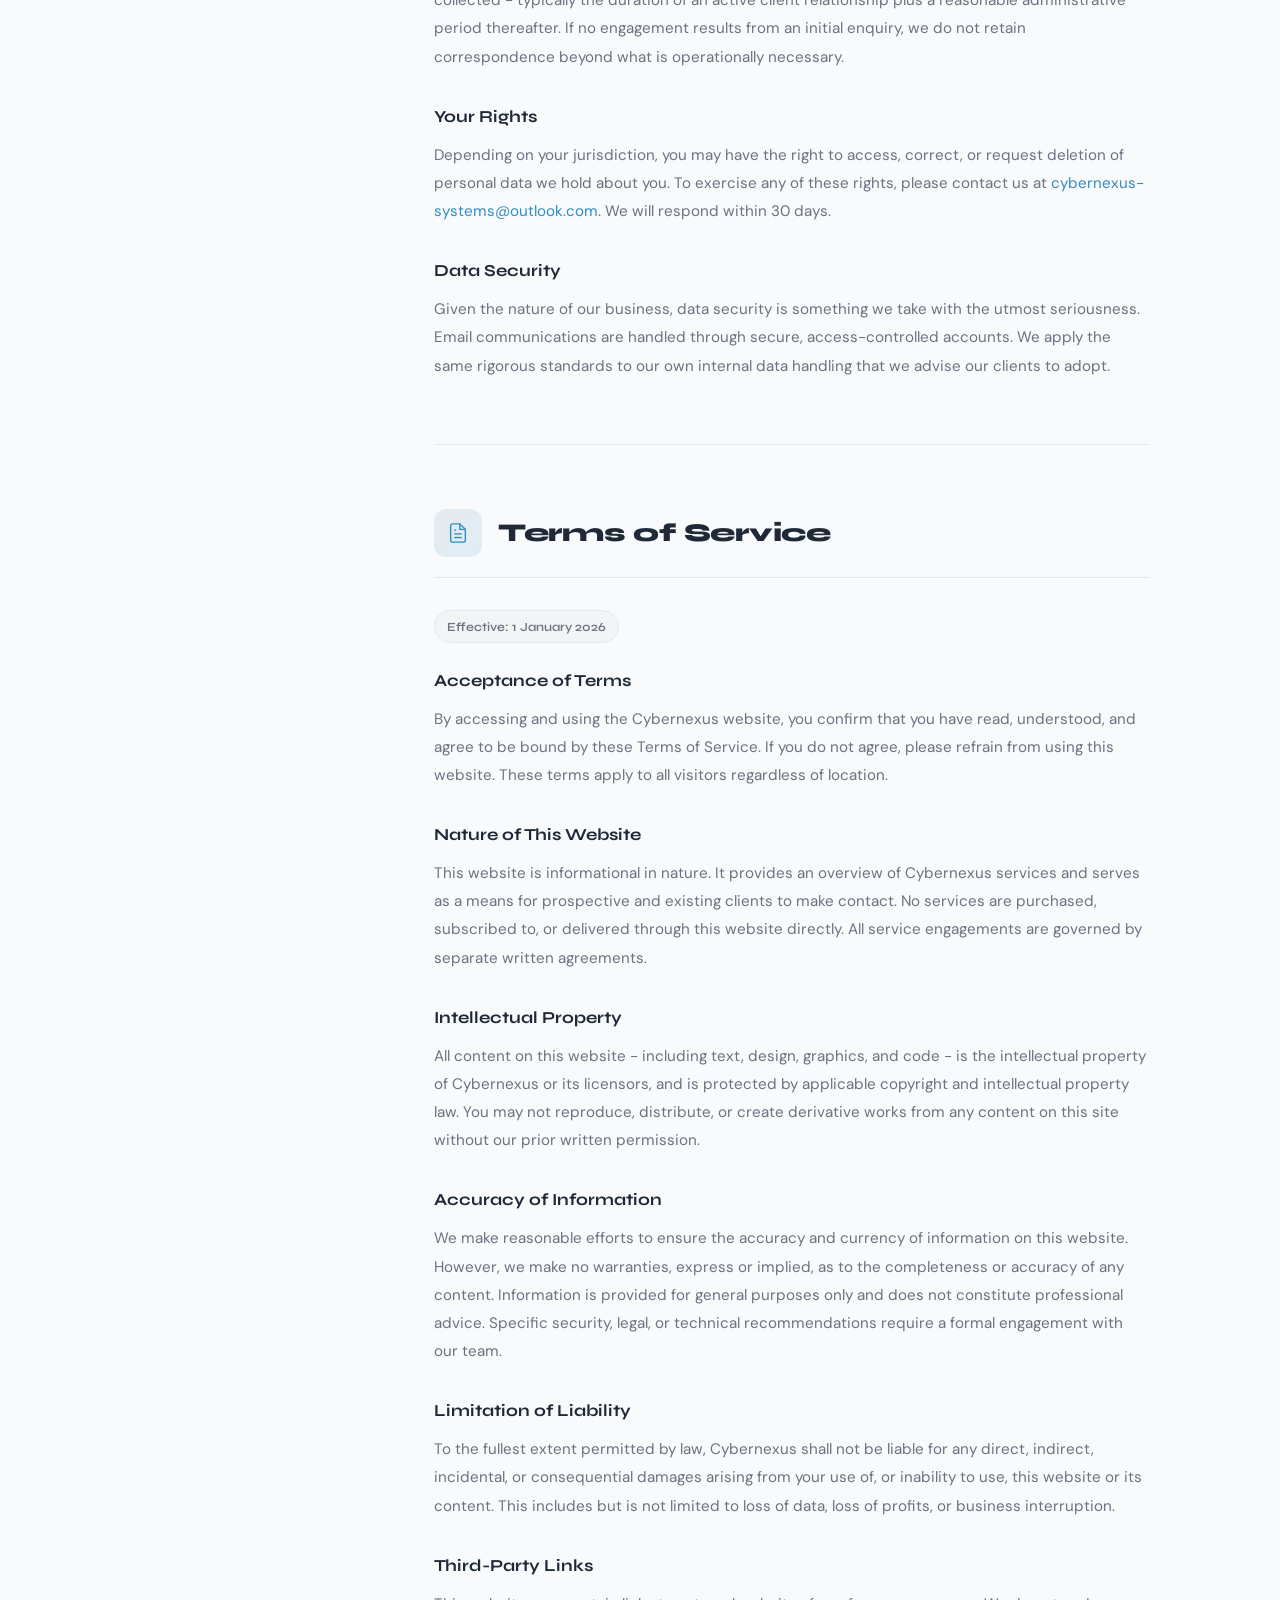
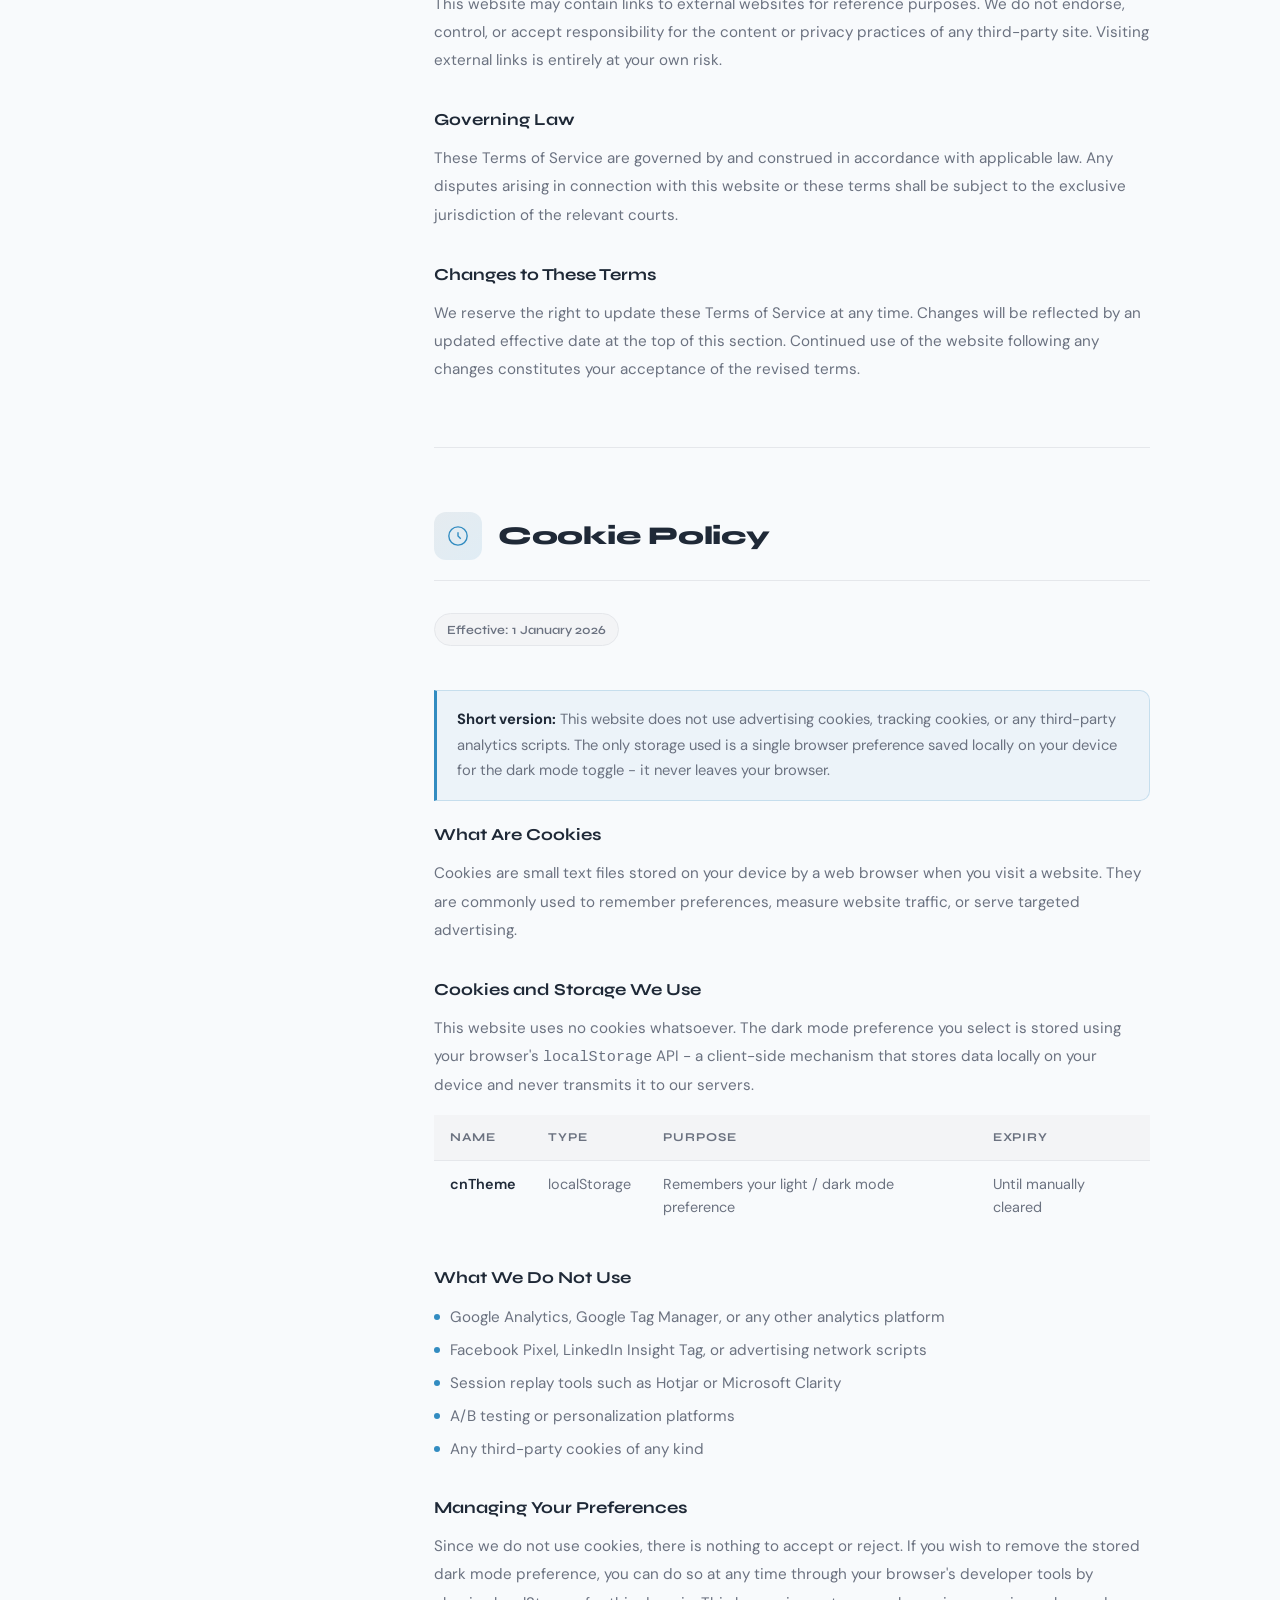
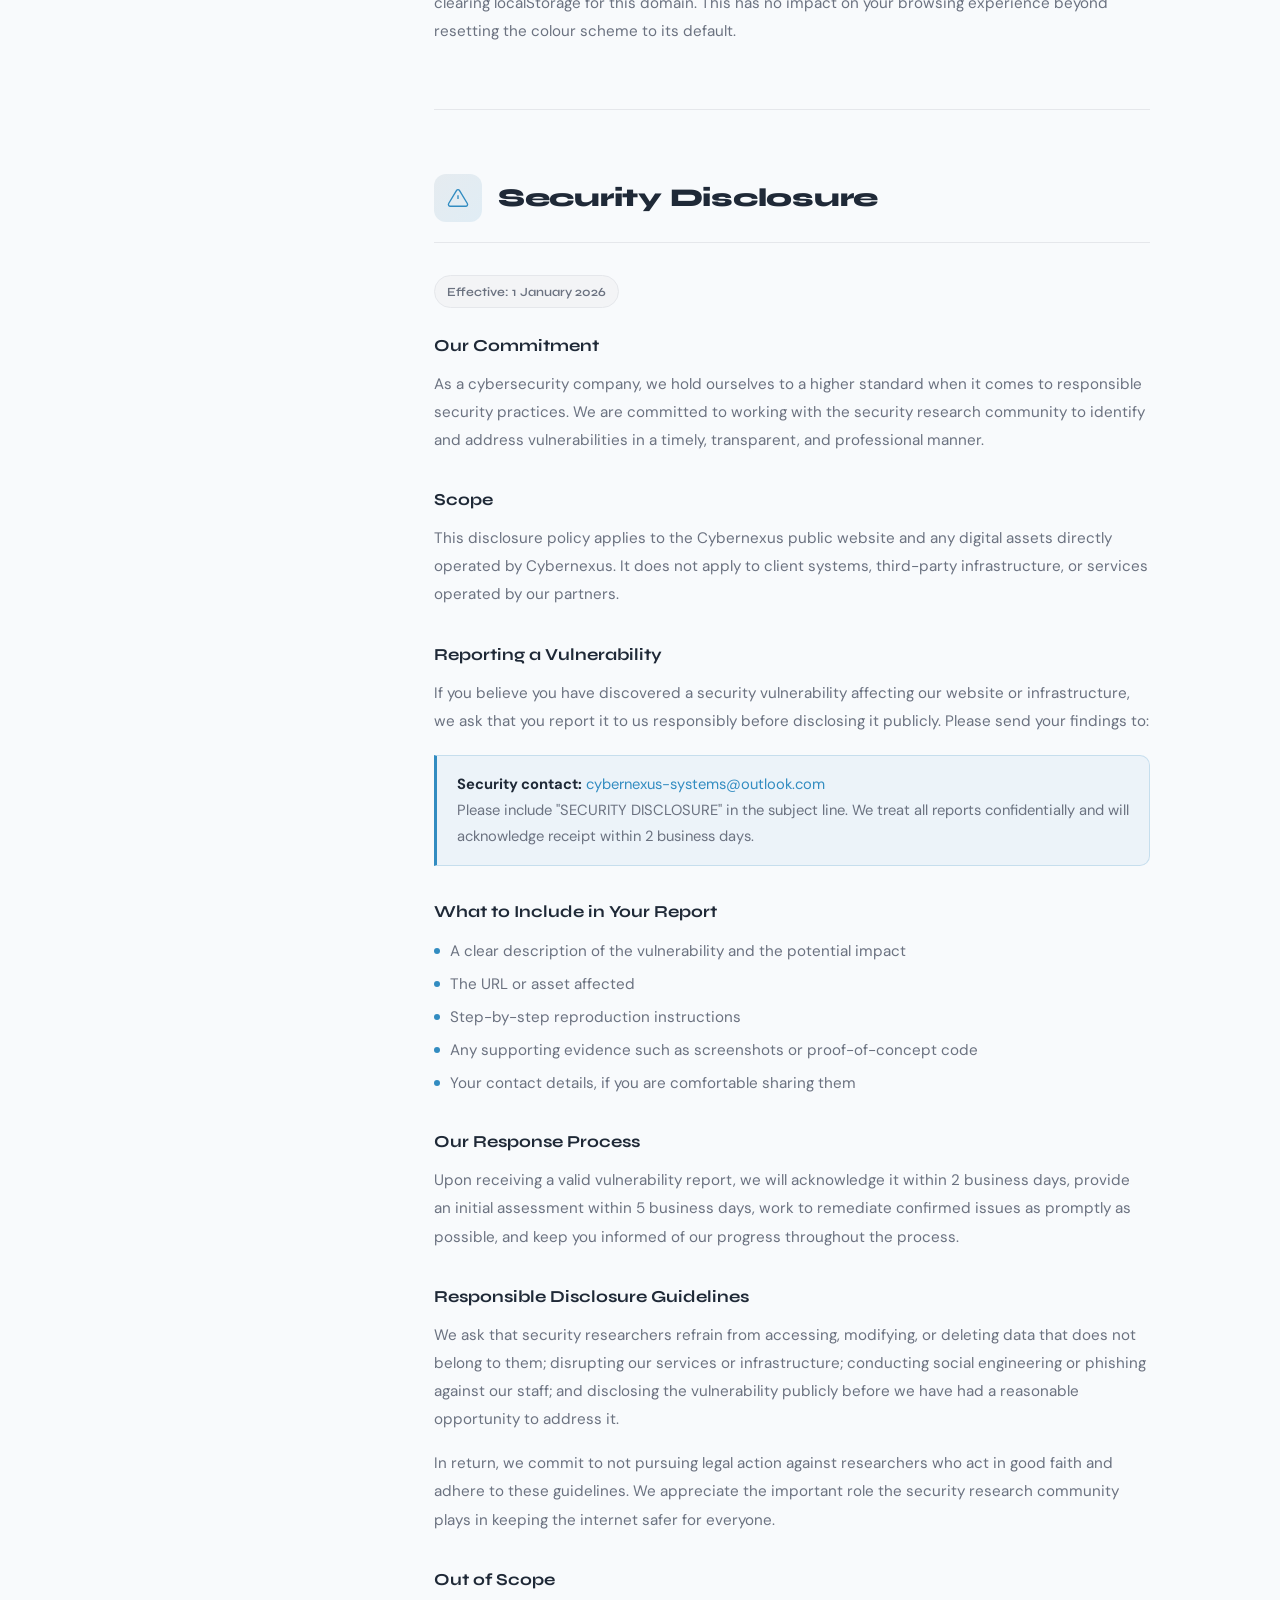
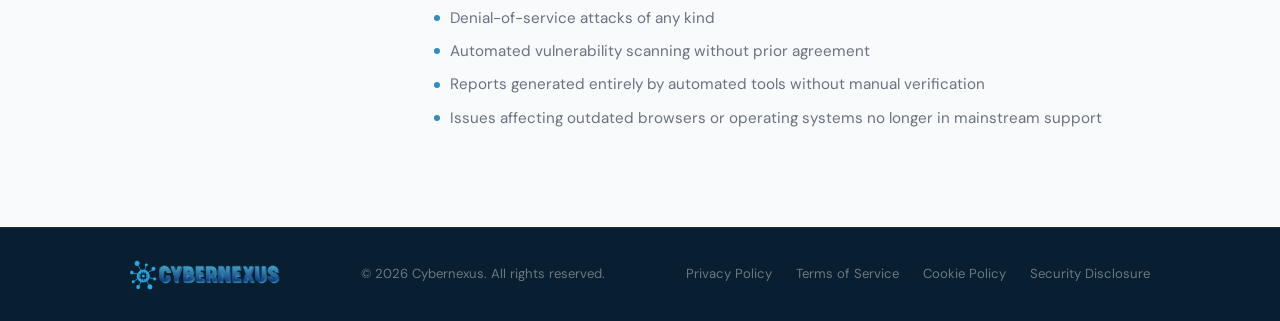
<file: legal/index.html>
<!DOCTYPE html>
<html lang="en">
<head>
  <meta charset="UTF-8" />
  <meta name="viewport" content="width=device-width, initial-scale=1.0" />
  <!-- Primary SEO Meta Tags -->  
  <title>Legal & Privacy | Cybernexus</title>
  <meta name="description" content="Privacy Policy, Terms of Service, Cookie Policy, and Security Disclosure for Cybernexus - advanced IT, cybersecurity, and data services." />
  <meta name="robots" content="index, follow" />
  <meta name="keywords" content="cybersecurity, enterprise IT, data security, cloud backup, network infrastructure, IT consulting, data crypto-security, cybersecurity consulting" />
  <meta name="author" content="Cybernexus" />
  
  <!-- Favicon -->
  <link rel="icon" type="image/png" sizes="32x32" href="../favicon-32x32.png" />
  <link rel="icon" type="image/png" sizes="16x16" href="../favicon-16x16.png" />
  <link rel="apple-touch-icon" href="../apple-touch-icon.png" />
  <link rel="manifest" href="site.webmanifest" />
  
  <!-- Open Graph -->
  <meta property="og:title" content="Cybernexus | Advanced IT, Cybersecurity & Data Services" />
  <meta property="og:description" content="Enterprise-grade cybersecurity, cloud storage, and IT infrastructure services. Protect what matters most." />
  <meta property="og:image" content="https://cybernexus.gr/og-image.png" />
  <meta property="og:type" content="website" />
  <meta property="og:url" content="https://cybernexus.gr" />
  
  <!-- Twitter Cards -->
  <meta name="twitter:card" content="summary_large_image" />
  <meta name="twitter:title" content="Cybernexus | Advanced IT, Cybersecurity & Data Services" />
  <meta name="twitter:description" content="Enterprise-grade cybersecurity, cloud storage, and IT infrastructure services." />
  <meta name="twitter:image" content="https://cybernexus.gr/og-image.png" />



  <link rel="preconnect" href="https://fonts.googleapis.com" />
  <link rel="preconnect" href="https://fonts.gstatic.com" crossorigin />
  <link href="https://fonts.googleapis.com/css2?family=Syne:wght@400;600;700;800&family=DM+Sans:wght@300;400;500;600&display=swap" rel="stylesheet" />
  <link rel="stylesheet" href="style.css" />
</head>
<body>

  <!-- Header -->
  <header id="header" role="banner">
    <nav class="nav-container" aria-label="Legal page navigation">
      <a href="#hero" class="logo" aria-label="Cybernexus Home">
  <img src="../logo.png" alt="Cybernexus" height="50" />
</a>
      <div class="nav-actions">
        <a href="/" class="nav-back" aria-label="Back to main site">
          <svg xmlns="http://www.w3.org/2000/svg" width="16" height="16" viewBox="0 0 24 24" fill="none" stroke="currentColor" stroke-width="2"><path d="M19 12H5M12 5l-7 7 7 7"/></svg>
          Back to site
        </a>
        <button id="darkToggle" aria-label="Toggle dark mode">
          <svg class="sun-icon" xmlns="http://www.w3.org/2000/svg" width="18" height="18" viewBox="0 0 24 24" fill="none" stroke="currentColor" stroke-width="2"><circle cx="12" cy="12" r="5"/><line x1="12" y1="1" x2="12" y2="3"/><line x1="12" y1="21" x2="12" y2="23"/><line x1="4.22" y1="4.22" x2="5.64" y2="5.64"/><line x1="18.36" y1="18.36" x2="19.78" y2="19.78"/><line x1="1" y1="12" x2="3" y2="12"/><line x1="21" y1="12" x2="23" y2="12"/><line x1="4.22" y1="19.78" x2="5.64" y2="18.36"/><line x1="18.36" y1="5.64" x2="19.78" y2="4.22"/></svg>
          <svg class="moon-icon" xmlns="http://www.w3.org/2000/svg" width="18" height="18" viewBox="0 0 24 24" fill="none" stroke="currentColor" stroke-width="2"><path d="M21 12.79A9 9 0 1 1 11.21 3 7 7 0 0 0 21 12.79z"/></svg>
        </button>
      </div>
    </nav>
  </header>

  <!-- Hero -->
  <div class="legal-hero" role="banner">
    <div class="legal-hero-inner">
      <h1>Legal &amp; Privacy</h1>
      <p>Our commitments to transparency, data protection, and responsible business conduct - all in one place.</p>
      <div class="legal-hero-meta">
        <span class="legal-badge">Last updated: January 2026</span>
        <span class="legal-badge">Informational website only</span>
        <span class="legal-badge">No marketing scripts</span>
      </div>
    </div>
  </div>

  <!-- Main layout -->
  <div class="legal-layout">

    <!-- Sidebar TOC -->
    <aside aria-label="Table of contents">
      <div class="legal-toc">
        <div class="legal-toc-inner">
          <h4>On this page</h4>
          <ul role="list">
            <li><a href="#privacy" class="toc-link">Privacy Policy</a></li>
            <li><a href="#terms" class="toc-link">Terms of Service</a></li>
            <li><a href="#cookies" class="toc-link">Cookie Policy</a></li>
            <li><a href="#disclosure" class="toc-link">Security Disclosure</a></li>
          </ul>
          <div class="toc-divider"></div>
          <div class="legal-toc-contact">
            <strong>Questions?</strong>
            For any legal or privacy enquiries, contact us at:<br />
            <a href="mailto:cybernexus-systems@outlook.com">cybernexus-systems@outlook.com</a>
          </div>
        </div>
      </div>
    </aside>

    <!-- Content -->
    <main class="legal-content" id="main-content">

      <!-- ── PRIVACY POLICY ── -->
      <section id="privacy" class="legal-section" aria-labelledby="privacy-heading">
        <div class="legal-section-header">
          <div class="legal-section-icon" aria-hidden="true">
            <svg xmlns="http://www.w3.org/2000/svg" viewBox="0 0 24 24" fill="none" stroke="currentColor" stroke-width="1.5"><path d="M12 22s8-4 8-10V5l-8-3-8 3v7c0 6 8 10 8 10z"/></svg>
          </div>
          <h2 id="privacy-heading">Privacy Policy</h2>
        </div>

        <span class="effective-date">Effective: 1 January 2026</span>

        <h3>Who We Are</h3>
        <p>Cybernexus ("we", "us", or "our") is an IT and cybersecurity services company. This Privacy Policy explains how we handle any personal information that may be shared with us through this website. This is an informational website with no user accounts, no e-commerce, and no marketing automation.</p>

        <h3>What Information We Collect</h3>
        <p>We collect only the information you voluntarily provide when contacting us directly by email. This may include your name, your work email address, the name of your organization, and any details you choose to include in your message.</p>
        <p>We do not use contact forms, lead capture tools, or third-party CRM systems. We do not collect any information passively through tracking pixels, advertising networks, or behavioral analytics platforms.</p>

        <h3>How We Use Your Information</h3>
        <ul class="doc-list">
          <li>To respond to your enquiry and communicate with you about our services</li>
          <li>To assess whether and how we may be able to assist your organization</li>
          <li>To fulfil any contractual obligations if we enter into a service agreement</li>
          <li>To comply with applicable legal and regulatory requirements</li>
        </ul>

        <div class="legal-highlight">
          <strong>We do not sell, rent, or share your personal data with third parties for commercial purposes.</strong> Your information is used solely to respond to your enquiry and, where applicable, to deliver the services you have engaged us for.
        </div>

        <h3>Legal Basis for Processing</h3>
        <p>Where applicable under the General Data Protection Regulation (GDPR) or similar legislation, our legal basis for processing your personal data is your consent (by contacting us) and, where a contract exists, the necessity of processing to fulfil that contract.</p>

        <h3>Data Retention</h3>
        <p>Email correspondence is retained for as long as is necessary for the purpose for which it was collected - typically the duration of an active client relationship plus a reasonable administrative period thereafter. If no engagement results from an initial enquiry, we do not retain correspondence beyond what is operationally necessary.</p>

        <h3>Your Rights</h3>
        <p>Depending on your jurisdiction, you may have the right to access, correct, or request deletion of personal data we hold about you. To exercise any of these rights, please contact us at <a href="mailto:cybernexus-systems@outlook.com">cybernexus-systems@outlook.com</a>. We will respond within 30 days.</p>

        <h3>Data Security</h3>
        <p>Given the nature of our business, data security is something we take with the utmost seriousness. Email communications are handled through secure, access-controlled accounts. We apply the same rigorous standards to our own internal data handling that we advise our clients to adopt.</p>
      </section>

      <hr class="section-rule" />

      <!-- ── TERMS OF SERVICE ── -->
      <section id="terms" class="legal-section" aria-labelledby="terms-heading">
        <div class="legal-section-header">
          <div class="legal-section-icon" aria-hidden="true">
            <svg xmlns="http://www.w3.org/2000/svg" viewBox="0 0 24 24" fill="none" stroke="currentColor" stroke-width="1.5"><path d="M14 2H6a2 2 0 0 0-2 2v16a2 2 0 0 0 2 2h12a2 2 0 0 0 2-2V8z"/><polyline points="14 2 14 8 20 8"/><line x1="16" y1="13" x2="8" y2="13"/><line x1="16" y1="17" x2="8" y2="17"/><polyline points="10 9 9 9 8 9"/></svg>
          </div>
          <h2 id="terms-heading">Terms of Service</h2>
        </div>

        <span class="effective-date">Effective: 1 January 2026</span>

        <h3>Acceptance of Terms</h3>
        <p>By accessing and using the Cybernexus website, you confirm that you have read, understood, and agree to be bound by these Terms of Service. If you do not agree, please refrain from using this website. These terms apply to all visitors regardless of location.</p>

        <h3>Nature of This Website</h3>
        <p>This website is informational in nature. It provides an overview of Cybernexus services and serves as a means for prospective and existing clients to make contact. No services are purchased, subscribed to, or delivered through this website directly. All service engagements are governed by separate written agreements.</p>

        <h3>Intellectual Property</h3>
        <p>All content on this website - including text, design, graphics, and code - is the intellectual property of Cybernexus or its licensors, and is protected by applicable copyright and intellectual property law. You may not reproduce, distribute, or create derivative works from any content on this site without our prior written permission.</p>

        <h3>Accuracy of Information</h3>
        <p>We make reasonable efforts to ensure the accuracy and currency of information on this website. However, we make no warranties, express or implied, as to the completeness or accuracy of any content. Information is provided for general purposes only and does not constitute professional advice. Specific security, legal, or technical recommendations require a formal engagement with our team.</p>

        <h3>Limitation of Liability</h3>
        <p>To the fullest extent permitted by law, Cybernexus shall not be liable for any direct, indirect, incidental, or consequential damages arising from your use of, or inability to use, this website or its content. This includes but is not limited to loss of data, loss of profits, or business interruption.</p>

        <h3>Third-Party Links</h3>
        <p>This website may contain links to external websites for reference purposes. We do not endorse, control, or accept responsibility for the content or privacy practices of any third-party site. Visiting external links is entirely at your own risk.</p>

        <h3>Governing Law</h3>
        <p>These Terms of Service are governed by and construed in accordance with applicable law. Any disputes arising in connection with this website or these terms shall be subject to the exclusive jurisdiction of the relevant courts.</p>

        <h3>Changes to These Terms</h3>
        <p>We reserve the right to update these Terms of Service at any time. Changes will be reflected by an updated effective date at the top of this section. Continued use of the website following any changes constitutes your acceptance of the revised terms.</p>
      </section>

      <hr class="section-rule" />

      <!-- ── COOKIE POLICY ── -->
      <section id="cookies" class="legal-section" aria-labelledby="cookies-heading">
        <div class="legal-section-header">
          <div class="legal-section-icon" aria-hidden="true">
            <svg xmlns="http://www.w3.org/2000/svg" viewBox="0 0 24 24" fill="none" stroke="currentColor" stroke-width="1.5"><circle cx="12" cy="12" r="10"/><path d="M12 8v4l3 3"/></svg>
          </div>
          <h2 id="cookies-heading">Cookie Policy</h2>
        </div>

        <span class="effective-date">Effective: 1 January 2026</span>

        <div class="legal-highlight">
          <strong>Short version:</strong> This website does not use advertising cookies, tracking cookies, or any third-party analytics scripts. The only storage used is a single browser preference saved locally on your device for the dark mode toggle - it never leaves your browser.
        </div>

        <h3>What Are Cookies</h3>
        <p>Cookies are small text files stored on your device by a web browser when you visit a website. They are commonly used to remember preferences, measure website traffic, or serve targeted advertising.</p>

        <h3>Cookies and Storage We Use</h3>
        <p>This website uses no cookies whatsoever. The dark mode preference you select is stored using your browser's <code>localStorage</code> API - a client-side mechanism that stores data locally on your device and never transmits it to our servers.</p>

        <table class="legal-table" aria-label="Storage items used on this website">
          <thead>
            <tr>
              <th>Name</th>
              <th>Type</th>
              <th>Purpose</th>
              <th>Expiry</th>
            </tr>
          </thead>
          <tbody>
            <tr>
              <td>cnTheme</td>
              <td>localStorage</td>
              <td>Remembers your light / dark mode preference</td>
              <td>Until manually cleared</td>
            </tr>
          </tbody>
        </table>

        <h3>What We Do Not Use</h3>
        <ul class="doc-list">
          <li>Google Analytics, Google Tag Manager, or any other analytics platform</li>
          <li>Facebook Pixel, LinkedIn Insight Tag, or advertising network scripts</li>
          <li>Session replay tools such as Hotjar or Microsoft Clarity</li>
          <li>A/B testing or personalization platforms</li>
          <li>Any third-party cookies of any kind</li>
        </ul>

        <h3>Managing Your Preferences</h3>
        <p>Since we do not use cookies, there is nothing to accept or reject. If you wish to remove the stored dark mode preference, you can do so at any time through your browser's developer tools by clearing localStorage for this domain. This has no impact on your browsing experience beyond resetting the colour scheme to its default.</p>
      </section>

      <hr class="section-rule" />

      <!-- ── SECURITY DISCLOSURE ── -->
      <section id="disclosure" class="legal-section" aria-labelledby="disclosure-heading">
        <div class="legal-section-header">
          <div class="legal-section-icon" aria-hidden="true">
            <svg xmlns="http://www.w3.org/2000/svg" viewBox="0 0 24 24" fill="none" stroke="currentColor" stroke-width="1.5"><path d="M10.29 3.86L1.82 18a2 2 0 0 0 1.71 3h16.94a2 2 0 0 0 1.71-3L13.71 3.86a2 2 0 0 0-3.42 0z"/><line x1="12" y1="9" x2="12" y2="13"/><line x1="12" y1="17" x2="12.01" y2="17"/></svg>
          </div>
          <h2 id="disclosure-heading">Security Disclosure</h2>
        </div>

        <span class="effective-date">Effective: 1 January 2026</span>

        <h3>Our Commitment</h3>
        <p>As a cybersecurity company, we hold ourselves to a higher standard when it comes to responsible security practices. We are committed to working with the security research community to identify and address vulnerabilities in a timely, transparent, and professional manner.</p>

        <h3>Scope</h3>
        <p>This disclosure policy applies to the Cybernexus public website and any digital assets directly operated by Cybernexus. It does not apply to client systems, third-party infrastructure, or services operated by our partners.</p>

        <h3>Reporting a Vulnerability</h3>
        <p>If you believe you have discovered a security vulnerability affecting our website or infrastructure, we ask that you report it to us responsibly before disclosing it publicly. Please send your findings to:</p>

        <div class="legal-highlight">
          <strong>Security contact:</strong> <a href="mailto:cybernexus-systems@outlook.com">cybernexus-systems@outlook.com</a><br />
          Please include "SECURITY DISCLOSURE" in the subject line. We treat all reports confidentially and will acknowledge receipt within 2 business days.
        </div>

        <h3>What to Include in Your Report</h3>
        <ul class="doc-list">
          <li>A clear description of the vulnerability and the potential impact</li>
          <li>The URL or asset affected</li>
          <li>Step-by-step reproduction instructions</li>
          <li>Any supporting evidence such as screenshots or proof-of-concept code</li>
          <li>Your contact details, if you are comfortable sharing them</li>
        </ul>

        <h3>Our Response Process</h3>
        <p>Upon receiving a valid vulnerability report, we will acknowledge it within 2 business days, provide an initial assessment within 5 business days, work to remediate confirmed issues as promptly as possible, and keep you informed of our progress throughout the process.</p>

        <h3>Responsible Disclosure Guidelines</h3>
        <p>We ask that security researchers refrain from accessing, modifying, or deleting data that does not belong to them; disrupting our services or infrastructure; conducting social engineering or phishing against our staff; and disclosing the vulnerability publicly before we have had a reasonable opportunity to address it.</p>
        <p>In return, we commit to not pursuing legal action against researchers who act in good faith and adhere to these guidelines. We appreciate the important role the security research community plays in keeping the internet safer for everyone.</p>

        <h3>Out of Scope</h3>
        <ul class="doc-list">
          <li>Denial-of-service attacks of any kind</li>
          <li>Automated vulnerability scanning without prior agreement</li>
          <li>Reports generated entirely by automated tools without manual verification</li>
          <li>Issues affecting outdated browsers or operating systems no longer in mainstream support</li>
        </ul>
      </section>

    </main>
  </div>

  <!-- Footer -->
  <footer class="legal-footer" role="contentinfo">
    <div class="legal-footer-inner">
      <a href="/" class="logo" aria-label="Cybernexus Home">
  <img src="../logo.png" alt="Cybernexus" height="30" />
</a>
      <p>&copy; <span id="year"></span> Cybernexus. All rights reserved.</p>
      <nav class="legal-footer-links" aria-label="Legal page navigation">
        <a href="#privacy">Privacy Policy</a>
        <a href="#terms">Terms of Service</a>
        <a href="#cookies">Cookie Policy</a>
        <a href="#disclosure">Security Disclosure</a>
      </nav>
    </div>
  </footer>
<script src="script.js"></script>
</body>
</html>
</file>
<file: style.css>
/* CSS Custom Properties */
:root {
  --primary:       #0B3C5D;
  --primary-dark:  #071f30;
  --primary-mid:   #144e78;
  --secondary:     #328CC1;
  --secondary-light: #4aa8e0;
  --accent:        #1dc9a4;
  --bg:            #F8FAFC;
  --bg-card:       #ffffff;
  --bg-dark:       #0a0f1e;
  --text:          #1F2937;
  --text-muted:    #6B7280;
  --text-light:    #9CA3AF;
  --border:        #E5E7EB;
  --border-light:  #F3F4F6;
  --shadow-sm:     0 1px 3px rgba(11,60,93,0.08);
  --shadow-md:     0 4px 20px rgba(11,60,93,0.12);
  --shadow-lg:     0 16px 48px rgba(11,60,93,0.16);
  --shadow-xl:     0 32px 80px rgba(11,60,93,0.2);
  --radius:        12px;
  --radius-lg:     20px;
  --radius-xl:     28px;
  --transition:    0.3s cubic-bezier(0.4, 0, 0.2, 1);
  --font-display:  'Syne', sans-serif;
  --font-body:     'DM Sans', sans-serif;
  --max-width:     1200px;
  --header-h:      72px;
}

/* Dark Mode Variables */
[data-theme="dark"] {
  --bg:            #0a0f1e;
  --bg-card:       #0f1729;
  --text:          #e2e8f0;
  --text-muted:    #94a3b8;
  --text-light:    #64748b;
  --border:        #1e2a3a;
  --border-light:  #162032;
  --shadow-sm:     0 1px 3px rgba(0,0,0,0.3);
  --shadow-md:     0 4px 20px rgba(0,0,0,0.4);
  --shadow-lg:     0 16px 48px rgba(0,0,0,0.5);
}

/* Reset & Base */
*, *::before, *::after { box-sizing: border-box; margin: 0; padding: 0; }

html {
  scroll-behavior: smooth;
  font-size: 16px;
  -webkit-text-size-adjust: 100%;
}

body {
  font-family: var(--font-body);
  background-color: var(--bg);
  color: var(--text);
  line-height: 1.7;
  overflow-x: hidden;
  transition: background-color 0.4s, color 0.4s;
}

img { max-width: 100%; height: auto; display: block; }
a { color: inherit; text-decoration: none; }
ul { list-style: none; }
button { border: none; background: none; cursor: pointer; font-family: inherit; }
input, textarea, select { font-family: inherit; }

/* Scrollbar */
::-webkit-scrollbar { width: 6px; }
::-webkit-scrollbar-track { background: var(--bg); }
::-webkit-scrollbar-thumb { background: var(--secondary); border-radius: 3px; }

/* Typography */
h1, h2, h3, h4, h5 {
  font-family: var(--font-display);
  line-height: 1.15;
  color: var(--text);
  font-weight: 700;
}

h1 { font-size: clamp(2.4rem, 5vw, 4rem); font-weight: 800; }
h2 { font-size: clamp(1.8rem, 3.5vw, 2.8rem); }
h3 { font-size: 1.25rem; font-weight: 700; }
p  { color: var(--text-muted); line-height: 1.8; }

.gradient-text {
  background: linear-gradient(135deg, var(--secondary), var(--accent));
  -webkit-background-clip: text;
  -webkit-text-fill-color: transparent;
  background-clip: text;
}

/* Layout */
.container {
  max-width: var(--max-width);
  margin: 0 auto;
  padding: 0 clamp(1rem, 5vw, 2.5rem);
}

section {
  padding: clamp(4rem, 8vw, 7rem) 0;
}

/* Buttons */
.btn {
  display: inline-flex;
  align-items: center;
  gap: 0.5rem;
  padding: 0.85rem 2rem;
  border-radius: 8px;
  font-family: var(--font-display);
  font-weight: 600;
  font-size: 0.95rem;
  transition: var(--transition);
  cursor: pointer;
  text-decoration: none;
  white-space: nowrap;
  position: relative;
  overflow: hidden;
}

.btn::after {
  content: '';
  position: absolute;
  inset: 0;
  background: rgba(255,255,255,0.08);
  opacity: 0;
  transition: opacity 0.2s;
}
.btn:hover::after { opacity: 1; }

.btn-primary {
  background: linear-gradient(135deg, var(--primary-mid), var(--secondary));
  color: #fff;
  box-shadow: 0 4px 20px rgba(50,140,193,0.35);
}
.btn-primary:hover {
  transform: translateY(-2px);
  box-shadow: 0 8px 32px rgba(50,140,193,0.45);
}

.btn-ghost {
  background: transparent;
  color: var(--text);
  border: 1.5px solid var(--border);
}
.btn-ghost:hover {
  border-color: var(--secondary);
  color: var(--secondary);
  transform: translateY(-2px);
}

.btn-full { width: 100%; justify-content: center; }

/* Section Header */
.section-header {
  text-align: center;
  max-width: 640px;
  margin: 0 auto 3.5rem;
}
.section-header h2 { margin: 0.5rem 0 1rem; }
.section-header p { font-size: 1.05rem; }

.section-tag {
  display: inline-flex;
  align-items: center;
  gap: 0.4rem;
  font-size: 0.78rem;
  font-family: var(--font-display);
  font-weight: 700;
  letter-spacing: 0.12em;
  text-transform: uppercase;
  color: var(--secondary);
  background: rgba(50,140,193,0.1);
  padding: 0.35rem 0.9rem;
  border-radius: 100px;
  border: 1px solid rgba(50,140,193,0.25);
}

/* LOADER */
#loader {
  position: fixed;
  inset: 0;
  z-index: 9999;
  background: var(--primary-dark);
  display: flex;
  align-items: center;
  justify-content: center;
  transition: opacity 0.5s, visibility 0.5s;
}
#loader.hidden { opacity: 0; visibility: hidden; }

.loader-inner {
  display: flex;
  flex-direction: column;
  align-items: center;
  gap: 1.5rem;
}

.loader-logo svg { animation: loader-pulse 1s ease-in-out infinite; }
.loader-logo img { animation: loader-pulse 1s ease-in-out infinite; }

@keyframes loader-pulse {
  0%, 100% { opacity: 0.6; transform: scale(0.95); }
  50% { opacity: 1; transform: scale(1); }
}

.loader-bar {
  width: 160px;
  height: 2px;
  background: rgba(255,255,255,0.1);
  border-radius: 1px;
  overflow: hidden;
}

.loader-fill {
  height: 100%;
  background: linear-gradient(90deg, var(--secondary), var(--accent));
  border-radius: 1px;
  animation: loader-fill 1.5s ease forwards;
}

@keyframes loader-fill {
  from { width: 0; }
  to { width: 100%; }
}

/* DARK MODE TOGGLE */
#darkToggle {
  position: fixed;
  bottom: 6rem;
  right: 1.5rem;
  z-index: 500;
  width: 44px;
  height: 44px;
  border-radius: 50%;
  background: var(--bg-card);
  color: var(--text);
  box-shadow: var(--shadow-md);
  display: flex;
  align-items: center;
  justify-content: center;
  transition: var(--transition);
  border: 1px solid var(--border);
}
#darkToggle:hover { transform: scale(1.1); box-shadow: var(--shadow-lg); }
#darkToggle .moon-icon { display: none; }
[data-theme="dark"] #darkToggle .sun-icon { display: none; }
[data-theme="dark"] #darkToggle .moon-icon { display: block; }

/* HEADER */
#header {
  position: fixed;
  top: 0;
  left: 0;
  right: 0;
  z-index: 100;
  height: var(--header-h);
  transition: background 0.4s, box-shadow 0.4s, border-color 0.4s;
  border-bottom: 1px solid transparent;
}

#header.scrolled {
  background: rgba(248,250,252,0.92);
  backdrop-filter: blur(16px);
  -webkit-backdrop-filter: blur(16px);
  box-shadow: var(--shadow-sm);
  border-bottom-color: var(--border);
}

[data-theme="dark"] #header.scrolled {
  background: rgba(10,15,30,0.92);
}

.nav-container {
  max-width: var(--max-width);
  margin: 0 auto;
  padding: 0 clamp(1rem, 5vw, 2.5rem);
  height: 100%;
  display: flex;
  align-items: center;
  justify-content: space-between;
  gap: 2rem;
}

.logo {
  display: flex;
  align-items: center;
  gap: 0.6rem;
  font-family: var(--font-display);
  font-size: 1.2rem;
  font-weight: 600;
  color: var(--primary);
  transition: opacity 0.2s;
}
.logo:hover { opacity: 0.85; }
[data-theme="dark"] .logo { color: #fff; }
.logo svg { color: var(--secondary); }
.logo strong { color: var(--secondary); }

.nav-links {
  display: flex;
  align-items: center;
  gap: 0.25rem;
}

.nav-links a {
  font-size: 0.9rem;
  font-weight: 500;
  color: var(--text);
  padding: 0.5rem 0.85rem;
  border-radius: 8px;
  transition: var(--transition);
  position: relative;
}
.nav-links a:not(.nav-cta):hover { background: rgba(50,140,193,0.08); color: var(--secondary); }

.nav-cta {
  background: linear-gradient(135deg, var(--primary-mid), var(--secondary));
  color: #fff !important;
  padding: 0.55rem 1.25rem !important;
  border-radius: 8px;
  font-family: var(--font-display);
  font-weight: 600;
  font-size: 0.875rem !important;
  box-shadow: 0 4px 14px rgba(50,140,193,0.3);
}
.nav-cta:hover { transform: translateY(-1px); box-shadow: 0 6px 20px rgba(50,140,193,0.4); }

/* Hamburger */
.hamburger {
  display: none;
  flex-direction: column;
  justify-content: center;
  gap: 5px;
  width: 40px;
  height: 40px;
  padding: 6px;
  border-radius: 8px;
  transition: background 0.2s;
}
.hamburger:hover { background: var(--border-light); }
.hamburger span {
  display: block;
  width: 100%;
  height: 2px;
  background: var(--text);
  border-radius: 2px;
  transition: var(--transition);
  transform-origin: center;
}
.hamburger.open span:nth-child(1) { transform: translateY(7px) rotate(45deg); }
.hamburger.open span:nth-child(2) { opacity: 0; transform: scaleX(0); }
.hamburger.open span:nth-child(3) { transform: translateY(-7px) rotate(-45deg); }

/* Mobile Menu */
.mobile-menu {
  position: fixed;
  top: var(--header-h);
  left: 0;
  right: 0;
  background: var(--bg-card);
  border-bottom: 1px solid var(--border);
  padding: 1rem 1.5rem 1.5rem;
  transform: translateY(-120%);
  transition: transform 0.4s cubic-bezier(0.4, 0, 0.2, 1);
  box-shadow: var(--shadow-lg);
  z-index: 99;
  visibility: hidden;
}
.mobile-menu.open { transform: translateY(0);visibility: visible }
.mobile-menu ul { display: flex; flex-direction: column; gap: 0.25rem; }
.mobile-menu a {
  display: block;
  padding: 0.75rem 1rem;
  font-weight: 500;
  color: var(--text);
  border-radius: 8px;
  transition: var(--transition);
}
.mobile-menu a:hover { background: rgba(50,140,193,0.08); color: var(--secondary); }

/* HERO */
#hero {
  position: relative;
  min-height: 100vh;
  display: flex;
  align-items: center;
  padding-top: var(--header-h);
  overflow: hidden;
}

.hero-bg {
  position: absolute;
  inset: 0;
  z-index: 0;
}

#heroCanvas {
  position: absolute;
  inset: 0;
  width: 100%;
  height: 100%;
  opacity: 0.5;
}

.hero-gradient {
  position: absolute;
  inset: 0;
  background:
    radial-gradient(ellipse 60% 50% at 70% 50%, rgba(50,140,193,0.12), transparent),
    radial-gradient(ellipse 40% 60% at 0% 100%, rgba(11,60,93,0.15), transparent),
    linear-gradient(180deg, var(--bg) 0%, var(--bg) 100%);
}

[data-theme="dark"] .hero-gradient {
  background:
    radial-gradient(ellipse 60% 50% at 70% 50%, rgba(50,140,193,0.18), transparent),
    radial-gradient(ellipse 40% 60% at 0% 100%, rgba(11,60,93,0.4), transparent),
    linear-gradient(180deg, var(--bg) 0%, var(--bg) 100%);
}

.hero-grid {
  position: absolute;
  inset: 0;
  background-image:
    linear-gradient(rgba(50,140,193,0.06) 1px, transparent 1px),
    linear-gradient(90deg, rgba(50,140,193,0.06) 1px, transparent 1px);
  background-size: 60px 60px;
  mask-image: radial-gradient(ellipse 80% 60% at 50% 50%, black, transparent);
}

.hero-content {
  position: relative;
  z-index: 1;
  max-width: var(--max-width);
  margin: 0 auto;
  padding: clamp(3rem, 8vw, 5rem) clamp(1rem, 5vw, 2.5rem);
  max-width: 760px;
  padding-right: 0;
}

.hero-badge {
  display: inline-flex;
  align-items: center;
  gap: 0.6rem;
  font-size: 0.8rem;
  font-weight: 600;
  font-family: var(--font-display);
  color: var(--secondary);
  background: rgba(50,140,193,0.1);
  border: 1px solid rgba(50,140,193,0.25);
  padding: 0.4rem 1rem;
  border-radius: 100px;
  margin-bottom: 1.5rem;
  letter-spacing: 0.02em;
}

.badge-dot {
  width: 7px;
  height: 7px;
  background: var(--accent);
  border-radius: 50%;
  animation: badge-blink 2s ease-in-out infinite;
}

@keyframes badge-blink {
  0%, 100% { opacity: 1; }
  50% { opacity: 0.3; }
}

#hero h1 {
  color: var(--primary);
  margin-bottom: 1.5rem;
  letter-spacing: -0.02em;
}
[data-theme="dark"] #hero h1 { color: #e2e8f0; }

.hero-sub {
  font-size: clamp(1rem, 2vw, 1.15rem);
  color: var(--text-muted);
  max-width: 560px;
  margin-bottom: 2.5rem;
  line-height: 1.75;
}

.hero-ctas {
  display: flex;
  flex-wrap: wrap;
  gap: 1rem;
  margin-bottom: 3rem;
}

.hero-stats {
  display: flex;
  align-items: center;
  gap: 0;
  flex-wrap: wrap;
  gap: 1.5rem;
}

.stat {
  display: flex;
  flex-direction: column;
  gap: 0.15rem;
}
.stat-number {
  font-family: var(--font-display);
  font-size: 2rem;
  font-weight: 800;
  color: var(--primary);
  line-height: 1;
}
[data-theme="dark"] .stat-number { color: #e2e8f0; }
.stat-unit {
  font-family: var(--font-display);
  font-size: 1.25rem;
  font-weight: 700;
  color: var(--secondary);
}
.stat-label {
  font-size: 0.78rem;
  font-weight: 500;
  color: var(--text-light);
  letter-spacing: 0.04em;
  text-transform: uppercase;
}
.stat-divider {
  width: 1px;
  height: 40px;
  background: var(--border);
}

/* Scroll Hint */
.hero-scroll-hint {
  position: absolute;
  bottom: 2rem;
  left: 50%;
  transform: translateX(-50%);
  display: flex;
  flex-direction: column;
  align-items: center;
  gap: 0.5rem;
  font-size: 0.7rem;
  text-transform: uppercase;
  letter-spacing: 0.1em;
  color: var(--text-light);
  animation: scroll-bounce 2s ease-in-out infinite;
}
.scroll-line {
  width: 1px;
  height: 40px;
  background: linear-gradient(var(--secondary), transparent);
}
@keyframes scroll-bounce {
  0%, 100% { transform: translateX(-50%) translateY(0); }
  50% { transform: translateX(-50%) translateY(6px); }
}

/* SERVICES */
#services { background: var(--bg); }

.services-grid {
  display: grid;
  grid-template-columns: repeat(auto-fill, minmax(320px, 1fr));
  gap: 1.5rem;
}

.service-card {
  background: var(--bg-card);
  border: 1px solid var(--border);
  border-radius: var(--radius-lg);
  padding: 2rem;
  transition: var(--transition);
  position: relative;
  overflow: hidden;
}

.service-card::before {
  content: '';
  position: absolute;
  top: 0;
  left: 0;
  right: 0;
  height: 2px;
  background: linear-gradient(90deg, var(--secondary), var(--accent));
  opacity: 0;
  transition: opacity 0.3s;
}

.service-card:hover {
  transform: translateY(-4px);
  box-shadow: var(--shadow-lg);
  border-color: rgba(50,140,193,0.3);
}
.service-card:hover::before { opacity: 1; }

.service-card--wide {
  grid-column: 1 / -1;
  display: grid;
  grid-template-columns: auto 1fr auto auto;
  align-items: start;
  gap: 1.5rem;
}

.service-icon {
  width: 52px;
  height: 52px;
  border-radius: 12px;
  background: linear-gradient(135deg, rgba(11,60,93,0.08), rgba(50,140,193,0.12));
  display: flex;
  align-items: center;
  justify-content: center;
  margin-bottom: 1.25rem;
  color: var(--secondary);
  transition: var(--transition);
  flex-shrink: 0;
}
.service-icon svg { width: 24px; height: 24px; }
.service-card:hover .service-icon {
  background: linear-gradient(135deg, var(--primary-mid), var(--secondary));
  color: #fff;
}

.service-card h3 {
  margin-bottom: 0.75rem;
  color: var(--text);
}

.service-card p { font-size: 0.92rem; line-height: 1.75; }

.service-expand {
  display: inline-flex;
  align-items: center;
  gap: 0.4rem;
  margin-top: 1rem;
  font-size: 0.85rem;
  font-weight: 600;
  color: var(--secondary);
  font-family: var(--font-display);
  padding: 0;
  background: none;
  border: none;
  cursor: pointer;
  transition: gap 0.2s;
}
.service-expand:hover { gap: 0.65rem; }

.service-detail {
  max-height: 0;
  overflow: hidden;
  transition: max-height 0.4s cubic-bezier(0.4, 0, 0.2, 1), opacity 0.3s;
  opacity: 0;
}
.service-detail.open {
  max-height: 150px;
  opacity: 1;
}
.service-detail p {
  margin-top: 0.75rem;
  padding-top: 0.75rem;
  border-top: 1px solid var(--border);
  font-size: 0.88rem;
}

/* Wide card overrides */
.service-card--wide .service-icon { margin-bottom: 0; }
.service-card--wide .service-expand { margin-top: 0; align-self: center; }
.service-card--wide .service-detail {
  grid-column: 1 / -1;
  margin-top: -0.5rem;
}

/* ABOUT */
#about {
  background: linear-gradient(180deg, var(--bg) 0%, var(--border-light) 100%);
}
[data-theme="dark"] #about {
  background: linear-gradient(180deg, var(--bg) 0%, rgba(15,23,41,1) 100%);
}

.about-grid {
  display: grid;
  grid-template-columns: 1fr 1fr;
  gap: 5rem;
  align-items: center;
}

/* About Visual */
.about-visual { position: relative; }

.about-graphic {
  position: relative;
  aspect-ratio: 1;
  max-width: 440px;
}

.about-hex-grid {
  display: grid;
  grid-template-columns: repeat(3, 1fr);
  gap: 12px;
  padding: 2rem;
}

.hex {
  aspect-ratio: 1;
  background: rgba(50,140,193,0.08);
  border: 1px solid rgba(50,140,193,0.2);
  border-radius: 12px;
  transition: all 0.5s ease;
}

.hex.active {
  background: linear-gradient(135deg, rgba(11,60,93,0.15), rgba(50,140,193,0.25));
  border-color: rgba(50,140,193,0.5);
  animation: hex-pulse 3s ease-in-out infinite;
}

.hex:nth-child(3) { animation-delay: 0.5s; }
.hex:nth-child(5) { animation-delay: 1s; }
.hex:nth-child(7) { animation-delay: 1.5s; }
.hex:nth-child(9) { animation-delay: 2s; }

@keyframes hex-pulse {
  0%, 100% { opacity: 1; }
  50% { opacity: 0.5; }
}

.about-badge-float {
  position: absolute;
  display: flex;
  align-items: center;
  gap: 0.6rem;
  background: var(--bg-card);
  border: 1px solid var(--border);
  border-radius: 100px;
  padding: 0.65rem 1.25rem;
  font-size: 0.82rem;
  font-weight: 600;
  font-family: var(--font-display);
  color: var(--text);
  box-shadow: var(--shadow-md);
  white-space: nowrap;
  animation: float 4s ease-in-out infinite;
}
.about-badge-float svg { color: var(--secondary); }
.about-badge-float { bottom: 2rem; right: -1rem; }
.about-badge-float--2 { bottom: 5rem; left: -1rem; animation-delay: 2s; }

@keyframes float {
  0%, 100% { transform: translateY(0); }
  50% { transform: translateY(-8px); }
}

/* About Content */
.about-content .section-tag { margin-bottom: 1rem; display: inline-block; }
.about-content h2 { margin-bottom: 1.25rem; }
.about-content p { margin-bottom: 1rem; }

.about-trust-signals {
  display: grid;
  grid-template-columns: 1fr 1fr;
  gap: 0.75rem;
  margin: 2rem 0;
}

.trust-item {
  display: flex;
  align-items: center;
  gap: 0.6rem;
  font-size: 0.88rem;
  font-weight: 500;
  color: var(--text);
}
.trust-item svg { color: var(--accent); flex-shrink: 0; }

/* WHY CHOOSE US*/
#why-us {
  background: var(--bg);
}

.why-grid {
  display: grid;
  grid-template-columns: repeat(3, 1fr);
  gap: 1.5rem;
}

.why-card {
  background: var(--bg-card);
  border: 1px solid var(--border);
  border-radius: var(--radius-lg);
  padding: 2rem;
  transition: var(--transition);
  position: relative;
  overflow: hidden;
}

.why-card:hover {
  transform: translateY(-4px);
  box-shadow: var(--shadow-lg);
  border-color: rgba(50,140,193,0.3);
}

.why-icon {
  width: 56px;
  height: 56px;
  border-radius: 14px;
  background: linear-gradient(135deg, rgba(11,60,93,0.08), rgba(50,140,193,0.12));
  display: flex;
  align-items: center;
  justify-content: center;
  color: var(--secondary);
  margin-bottom: 1.25rem;
  transition: var(--transition);
}
.why-icon svg { width: 26px; height: 26px; }
.why-card:hover .why-icon {
  background: linear-gradient(135deg, var(--primary-mid), var(--secondary));
  color: #fff;
}
.why-card h3 { margin-bottom: 0.75rem; }
.why-card p { font-size: 0.92rem; }

/* PROCESS */
#process {
  background: linear-gradient(180deg, var(--border-light) 0%, var(--bg) 100%);
}
[data-theme="dark"] #process {
  background: linear-gradient(180deg, rgba(15,23,41,1) 0%, var(--bg) 100%);
}

.process-steps {
  display: flex;
  flex-direction: column;
  gap: 0;
  max-width: 760px;
  margin: 0 auto;
  position: relative;
}

.process-steps::before {
  content: '';
  position: absolute;
  left: 28px;
  top: 28px;
  bottom: 28px;
  width: 2px;
  background: linear-gradient(var(--secondary), var(--accent));
  opacity: 0.3;
}

.process-step {
  display: grid;
  grid-template-columns: 56px 1fr;
  gap: 2rem;
  padding: 2rem 0;
  position: relative;
}

.step-number {
  width: 56px;
  height: 56px;
  border-radius: 50%;
  background: var(--bg-card);
  border: 2px solid var(--secondary);
  display: flex;
  align-items: center;
  justify-content: center;
  font-family: var(--font-display);
  font-size: 0.85rem;
  font-weight: 800;
  color: var(--secondary);
  position: relative;
  z-index: 1;
  flex-shrink: 0;
  transition: var(--transition);
}

.process-step:hover .step-number {
  background: var(--secondary);
  color: #fff;
  transform: scale(1.1);
  box-shadow: 0 0 0 6px rgba(50,140,193,0.15);
}

.step-content { padding-top: 0.75rem; }
.step-content h3 { margin-bottom: 0.5rem; }
.step-content p { font-size: 0.92rem; }

/* TESTIMONIALS */
#testimonials {
  background: var(--bg);
}

/* Client Logo Marquee */
.client-logos {
  overflow: hidden;
  margin-bottom: 3.5rem;
  position: relative;
}
.client-logos::before,
.client-logos::after {
  content: '';
  position: absolute;
  top: 0;
  bottom: 0;
  width: 80px;
  z-index: 2;
}
.client-logos::before { left: 0; background: linear-gradient(90deg, var(--bg), transparent); }
.client-logos::after { right: 0; background: linear-gradient(-90deg, var(--bg), transparent); }

.logo-track {
  display: flex;
  gap: 3rem;
  animation: marquee 25s linear infinite;
  width: max-content;
}

.logo-item {
  font-family: var(--font-display);
  font-weight: 700;
  font-size: 1.1rem;
  color: var(--text-light);
  white-space: nowrap;
  padding: 0.75rem 1.5rem;
  background: var(--bg-card);
  border: 1px solid var(--border);
  border-radius: 8px;
  letter-spacing: 0.05em;
  transition: var(--transition);
}

@keyframes marquee {
  from { transform: translateX(0); }
  to { transform: translateX(-50%); }
}

.testimonials-grid {
  display: grid;
  grid-template-columns: repeat(3, 1fr);
  gap: 1.5rem;
}

.testimonial-card {
  background: var(--bg-card);
  border: 1px solid var(--border);
  border-radius: var(--radius-lg);
  padding: 2rem;
  transition: var(--transition);
  position: relative;
}
.testimonial-card::before {
  content: '"';
  position: absolute;
  top: -0.5rem;
  left: 1.5rem;
  font-size: 5rem;
  font-family: var(--font-display);
  color: rgba(50,140,193,0.15);
  line-height: 1;
}
.testimonial-card:hover {
  transform: translateY(-4px);
  box-shadow: var(--shadow-lg);
  border-color: rgba(50,140,193,0.3);
}

.testimonial-stars {
  color: #f59e0b;
  font-size: 0.9rem;
  margin-bottom: 1rem;
  letter-spacing: 2px;
}

.testimonial-card p {
  font-size: 0.95rem;
  line-height: 1.75;
  color: var(--text);
  margin-bottom: 1.5rem;
  font-style: italic;
}

.testimonial-card footer {
  display: flex;
  align-items: center;
  gap: 0.9rem;
}

.testimonial-avatar {
  width: 42px;
  height: 42px;
  border-radius: 50%;
  background: linear-gradient(135deg, var(--primary-mid), var(--secondary));
  display: flex;
  align-items: center;
  justify-content: center;
  color: #fff;
  font-family: var(--font-display);
  font-weight: 700;
  font-size: 0.85rem;
  flex-shrink: 0;
}

.testimonial-card cite {
  font-style: normal;
  font-weight: 600;
  font-size: 0.9rem;
  color: var(--text);
  display: block;
}
.testimonial-card span {
  font-size: 0.78rem;
  color: var(--text-muted);
}

/* CONTACT */
#contact {
  background: linear-gradient(180deg, var(--bg) 0%, var(--border-light) 100%);
}
[data-theme="dark"] #contact {
  background: linear-gradient(180deg, var(--bg) 0%, rgba(15,23,41,1) 100%);
}

.contact-body {
  display: flex;
  flex-direction: column;
  gap: 3.5rem;
  max-width: 900px;
  margin: 0 auto;
}

.contact-intro {
  display: flex;
  flex-direction: column;
  gap: 1rem;
  text-align: center;
}
.contact-intro p {
  font-size: 1.02rem;
  line-height: 1.85;
  max-width: 720px;
  margin: 0 auto;
}

/* Cards row */
.contact-card-row {
  display: grid;
  grid-template-columns: repeat(3, 1fr);
  gap: 1.5rem;
}

.contact-card {
  background: var(--bg-card);
  border: 1px solid var(--border);
  border-radius: var(--radius-lg);
  padding: 2rem 1.75rem;
  display: flex;
  flex-direction: column;
  align-items: flex-start;
  gap: 1.25rem;
  transition: var(--transition);
  position: relative;
  overflow: hidden;
}
.contact-card::before {
  content: '';
  position: absolute;
  top: 0; left: 0; right: 0;
  height: 2px;
  background: linear-gradient(90deg, var(--secondary), var(--accent));
  opacity: 0;
  transition: opacity 0.3s;
}
.contact-card:hover {
  transform: translateY(-4px);
  box-shadow: var(--shadow-lg);
  border-color: rgba(50,140,193,0.3);
}
.contact-card:hover::before { opacity: 1; }

.contact-card-icon {
  width: 56px;
  height: 56px;
  border-radius: 14px;
  background: linear-gradient(135deg, rgba(11,60,93,0.08), rgba(50,140,193,0.12));
  display: flex;
  align-items: center;
  justify-content: center;
  color: var(--secondary);
  flex-shrink: 0;
  transition: var(--transition);
}
.contact-card:hover .contact-card-icon {
  background: linear-gradient(135deg, var(--primary-mid), var(--secondary));
  color: #fff;
}

.contact-card-content {
  display: flex;
  flex-direction: column;
  gap: 0.35rem;
}

.contact-card-label {
  font-size: 0.75rem;
  font-weight: 700;
  text-transform: uppercase;
  letter-spacing: 0.1em;
  color: var(--text-muted);
  font-family: var(--font-display);
}

.contact-card-value {
  font-family: var(--font-display);
  font-size: 1.05rem;
  font-weight: 700;
  color: var(--text);
  text-decoration: none;
  transition: color 0.2s;
  word-break: break-all;
}
a.contact-card-value:hover { color: var(--secondary); }

.contact-card-note {
  font-size: 0.85rem;
  line-height: 1.65;
  color: var(--text-muted);
  margin-top: 0.25rem;
}

/* Bottom CTA */
.contact-cta-block {
  display: flex;
  flex-direction: column;
  align-items: center;
  gap: 1.25rem;
  text-align: center;
  padding: 3rem 2rem;
  background: var(--bg-card);
  border: 1px solid var(--border);
  border-radius: var(--radius-xl);
}
.contact-cta-block p {
  font-family: var(--font-display);
  font-size: 1.2rem;
  font-weight: 700;
  color: var(--text);
}

.btn-lg {
  padding: 1rem 2.5rem;
  font-size: 1rem;
}

@media (max-width: 768px) {
  .contact-card-row { grid-template-columns: 1fr; }
  .contact-intro p { font-size: 0.95rem; }
}

/* FOOTER */
footer { background: var(--primary-dark); color: rgba(255,255,255,0.7); }
[data-theme="dark"] footer { background: #050a12; }

.footer-main { padding: 4rem 0; }

.footer-grid {
  display: grid;
  grid-template-columns: 2fr 1fr 1fr 1fr;
  gap: 3rem;
}

.footer-brand .logo { color: #fff; margin-bottom: 1rem; }
.footer-brand .logo strong { color: var(--secondary-light); }
.footer-brand p { font-size: 0.88rem; line-height: 1.7; color: rgba(255,255,255,0.5); }

.social-links {
  display: flex;
  gap: 0.75rem;
  margin-top: 1.5rem;
}
.social-links a {
  width: 38px;
  height: 38px;
  border-radius: 8px;
  background: rgba(255,255,255,0.06);
  border: 1px solid rgba(255,255,255,0.1);
  display: flex;
  align-items: center;
  justify-content: center;
  color: rgba(255,255,255,0.6);
  transition: var(--transition);
}
.social-links a:hover {
  background: var(--secondary);
  border-color: var(--secondary);
  color: #fff;
  transform: translateY(-2px);
}

.footer-nav h4 {
  font-family: var(--font-display);
  font-size: 0.82rem;
  font-weight: 700;
  letter-spacing: 0.12em;
  text-transform: uppercase;
  color: rgba(255,255,255,0.9);
  margin-bottom: 1.25rem;
}
.footer-nav ul { display: flex; flex-direction: column; gap: 0.6rem; }
.footer-nav a {
  font-size: 0.88rem;
  color: rgba(255,255,255,0.5);
  transition: color 0.2s;
}
.footer-nav a:hover { color: var(--secondary-light); }

.footer-bottom {
  border-top: 1px solid rgba(255,255,255,0.08);
  padding: 1.5rem 0;
}
.footer-bottom .container {
  display: flex;
  align-items: center;
  justify-content: space-between;
  gap: 1rem;
  flex-wrap: wrap;
}
.footer-bottom p { font-size: 0.82rem; color: rgba(255,255,255,0.4); }

.footer-certs {
  display: flex;
  gap: 0.75rem;
  flex-wrap: wrap;
}
.footer-certs span {
  font-size: 0.72rem;
  font-family: var(--font-display);
  font-weight: 700;
  letter-spacing: 0.06em;
  color: rgba(255,255,255,0.5);
  background: rgba(255,255,255,0.06);
  border: 1px solid rgba(255,255,255,0.12);
  padding: 0.25rem 0.65rem;
  border-radius: 100px;
}

/* STICKY MOBILE CTA */
.sticky-cta {
  position: fixed;
  bottom: 0;
  left: 0;
  right: 0;
  z-index: 200;
  padding: 1rem;
  background: linear-gradient(transparent, rgba(248,250,252,0.98) 30%);
  display: flex;
  justify-content: center;
  transform: translateY(100%);
  transition: transform 0.3s;
  pointer-events: none;
}
.sticky-cta.visible { transform: translateY(0); pointer-events: all; }
.sticky-cta .btn { width: 100%; max-width: 400px; box-shadow: var(--shadow-lg); }

/* SCROLL REVEAL ANIMATIONS */
.reveal {
  opacity: 0;
  transform: translateY(32px);
  transition: opacity 0.7s cubic-bezier(0.4, 0, 0.2, 1), transform 0.7s cubic-bezier(0.4, 0, 0.2, 1);
}
.reveal.visible {
  opacity: 1;
  transform: translateY(0);
}
.reveal:nth-child(2) { transition-delay: 0.1s; }
.reveal:nth-child(3) { transition-delay: 0.2s; }
.reveal:nth-child(4) { transition-delay: 0.3s; }

/* FOCUS / ACCESSIBILITY */
:focus-visible {
  outline: 2px solid var(--secondary);
  outline-offset: 3px;
  border-radius: 4px;
}

/* RESPONSIVE*/
@media (max-width: 1024px) {
  .about-grid { grid-template-columns: 1fr; gap: 3rem; }
  .about-visual { max-width: 360px; margin: unset; }
  .why-grid { grid-template-columns: repeat(2, 1fr); }
  .footer-grid { grid-template-columns: 1fr 1fr; gap: 2.5rem; }
  .footer-brand { grid-column: 1 / -1; }
  .testimonials-grid { grid-template-columns: 1fr; gap: 1.25rem; }
  @media (min-width: 700px) {
    .testimonials-grid { grid-template-columns: repeat(2, 1fr); }
  }
}

@media (max-width: 768px) {
  .service-card--wide {display: flex; flex-direction:column; }
  h1 {font-size: clamp(2.0rem, 5vw, 4rem);}
  .nav-links { display: none; }
  .hamburger { display: flex; }

  .hero-content { padding-right: clamp(1rem, 5vw, 2.5rem); }

  .services-grid { grid-template-columns: 1fr; }
  .service-card--wide { grid-template-columns: auto 1fr; }
  .service-card--wide .service-expand { grid-column: 2; }

  .contact-grid { grid-template-columns: 1fr; gap: 2.5rem; }
  .why-grid { grid-template-columns: 1fr; }
  .about-trust-signals { grid-template-columns: 1fr; }

  .hero-stats { gap: 1.5rem; }
  .stat-divider { display: none; }

  .process-steps::before { display: none; }

  .sticky-cta { display: flex; }
}

@media (max-width: 480px) {
  .footer-grid { grid-template-columns: 1fr; }
  .contact-form-wrap { padding: 1.5rem; }
  .hero-ctas { flex-direction: column; }
  .hero-ctas .btn { text-align: center; }
}

/* Desktop: hide sticky CTA */
@media (min-width: 769px) {
  .sticky-cta { display: none !important; }
}

/* FAQ SECTION */
#faq { background: var(--bg); }

.faq-grid {
  max-width: 800px;
  margin: 0 auto;
  display: flex;
  flex-direction: column;
  gap: 0;
  border: 1px solid var(--border);
  border-radius: var(--radius-xl);
  overflow: hidden;
  background: var(--bg-card);
  box-shadow: var(--shadow-md);
}

.faq-item {
  border-bottom: 1px solid var(--border);
}
.faq-item:last-child { border-bottom: none; }

.faq-question {
  width: 100%;
  display: flex;
  align-items: center;
  justify-content: space-between;
  gap: 1rem;
  padding: 1.5rem 2rem;
  background: none;
  border: none;
  cursor: pointer;
  text-align: left;
  font-family: var(--font-display);
  font-size: 1rem;
  font-weight: 600;
  color: var(--text);
  transition: background 0.2s, color 0.2s;
}
.faq-question:hover { background: rgba(50,140,193,0.05); color: var(--secondary); }
.faq-question[aria-expanded="true"] { color: var(--secondary); }

.faq-icon {
  flex-shrink: 0;
  color: var(--secondary);
  transition: transform 0.35s cubic-bezier(0.4, 0, 0.2, 1);
}
.faq-question[aria-expanded="true"] .faq-icon { transform: rotate(180deg); }

.faq-answer {
  overflow: hidden;
  max-height: 0;
  transition: max-height 0.4s cubic-bezier(0.4, 0, 0.2, 1), opacity 0.3s;
  opacity: 0;
}
.faq-answer.open {
  max-height: 200px;
  opacity: 1;
}
.faq-answer p {
  padding: 0 2rem 1.5rem;
  font-size: 0.95rem;
  line-height: 1.8;
}

@media (max-width: 600px) {
  .faq-question { padding: 1.25rem 1.25rem; font-size: 0.92rem; }
  .faq-answer p  { padding: 0 1.25rem 1.25rem; }
}
</file>
<file: legal/style.css>
/* ── Variables (mirrors main site) ── */
    :root {
      --primary:        #0B3C5D;
      --primary-dark:   #071f30;
      --primary-mid:    #144e78;
      --secondary:      #328CC1;
      --accent:         #1dc9a4;
      --bg:             #F8FAFC;
      --bg-card:        #ffffff;
      --text:           #1F2937;
      --text-muted:     #6B7280;
      --text-light:     #9CA3AF;
      --border:         #E5E7EB;
      --border-light:   #F3F4F6;
      --shadow-sm:      0 1px 3px rgba(11,60,93,0.08);
      --shadow-md:      0 4px 20px rgba(11,60,93,0.12);
      --radius:         12px;
      --radius-lg:      20px;
      --transition:     0.3s cubic-bezier(0.4, 0, 0.2, 1);
      --font-display:   'Syne', sans-serif;
      --font-body:      'DM Sans', sans-serif;
      --max-width:      1100px;
      --header-h:       72px;
    }

    [data-theme="dark"] {
      --bg:           #0a0f1e;
      --bg-card:      #0f1729;
      --text:         #e2e8f0;
      --text-muted:   #94a3b8;
      --text-light:   #64748b;
      --border:       #1e2a3a;
      --border-light: #162032;
    }

    *, *::before, *::after { box-sizing: border-box; margin: 0; padding: 0; }
    html { scroll-behavior: smooth; font-size: 16px; }

    body {
      font-family: var(--font-body);
      background: var(--bg);
      color: var(--text);
      line-height: 1.7;
      transition: background 0.4s, color 0.4s;
	  overflow-x: hidden;
    }

    a { color: var(--secondary); text-decoration: none; }
    a:hover { text-decoration: underline; }
    ul { list-style: none; padding: 0; }

    ::-webkit-scrollbar { width: 6px; }
    ::-webkit-scrollbar-track { background: var(--bg); }
    ::-webkit-scrollbar-thumb { background: var(--secondary); border-radius: 3px; }

    :focus-visible { outline: 2px solid var(--secondary); outline-offset: 3px; border-radius: 4px; }

    /* Header */
    #header {
      position: fixed;
      top: 0; left: 0; right: 0;
      height: var(--header-h);
      z-index: 100;
      background: rgba(248,250,252,0.92);
      backdrop-filter: blur(16px);
      -webkit-backdrop-filter: blur(16px);
      border-bottom: 1px solid var(--border);
      box-shadow: var(--shadow-sm);
      transition: background 0.4s;
    }
    [data-theme="dark"] #header { background: rgba(10,15,30,0.92); }

    .nav-container {
      max-width: var(--max-width);
      margin: 0 auto;
      padding: 0 clamp(1rem, 5vw, 2.5rem);
      height: 100%;
      display: flex;
      align-items: center;
      justify-content: space-between;
      gap: 1.5rem;
    }


	aside {
    position: sticky;
    height: 100%;
	}
	
    .logo {
      display: flex;
      align-items: center;
      gap: 0.6rem;
      font-family: var(--font-display);
      font-size: 1.2rem;
      font-weight: 600;
      color: var(--primary);
      text-decoration: none;
    }
    [data-theme="dark"] .logo { color: #fff; }
    .logo svg { color: var(--secondary); }
    .logo strong { color: var(--secondary); }

    .nav-back {
      display: inline-flex;
      align-items: center;
      gap: 0.4rem;
      font-size: 0.875rem;
      font-weight: 600;
      font-family: var(--font-display);
      color: var(--text-muted);
      text-decoration: none;
      transition: color 0.2s;
    }
	
	.nav-actions {
  display: flex;
  align-items: center;
  gap: 0.75rem;
}
	
    .nav-back:hover { color: var(--secondary); text-decoration: none; }

    /* Dark toggle */
    #darkToggle {
      width: 40px; height: 40px;
      border-radius: 50%;
      background: var(--bg-card);
      color: var(--text);
      border: 1px solid var(--border);
      display: flex; align-items: center; justify-content: center;
      cursor: pointer;
      transition: var(--transition);
      box-shadow: var(--shadow-sm);
      flex-shrink: 0;
    }
    #darkToggle:hover { transform: scale(1.1); }
    #darkToggle .moon-icon { display: none; }
    [data-theme="dark"] #darkToggle .sun-icon { display: none; }
    [data-theme="dark"] #darkToggle .moon-icon { display: block; }

    /* ── Hero strip ── */
    .legal-hero {
      padding-top: var(--header-h);
      background: linear-gradient(135deg, var(--primary-dark) 0%, var(--primary-mid) 100%);
      position: relative;
      overflow: hidden;
    }
    .legal-hero::before {
      content: '';
      position: absolute; inset: 0;
      background-image:
        linear-gradient(rgba(50,140,193,0.08) 1px, transparent 1px),
        linear-gradient(90deg, rgba(50,140,193,0.08) 1px, transparent 1px);
      background-size: 48px 48px;
    }
    .legal-hero-inner {
      position: relative;
      max-width: var(--max-width);
      margin: 0 auto;
      padding: 4rem clamp(1rem, 5vw, 2.5rem) 3.5rem;
    }
    .legal-hero h1 {
      font-family: var(--font-display);
      font-size: clamp(2rem, 4vw, 3rem);
      font-weight: 800;
      color: #fff;
      margin-bottom: 0.75rem;
      letter-spacing: -0.02em;
    }
    .legal-hero p {
      color: rgba(255,255,255,0.6);
      font-size: 0.95rem;
      max-width: 560px;
    }
    .legal-hero-meta {
      margin-top: 1.5rem;
      display: flex;
      flex-wrap: wrap;
      gap: 0.75rem;
    }
    .legal-badge {
      display: inline-flex;
      align-items: center;
      gap: 0.4rem;
      font-size: 0.78rem;
      font-family: var(--font-display);
      font-weight: 600;
      letter-spacing: 0.06em;
      color: rgba(255,255,255,0.7);
      background: rgba(255,255,255,0.08);
      border: 1px solid rgba(255,255,255,0.15);
      padding: 0.3rem 0.8rem;
      border-radius: 100px;
    }

    /* Layout */
    .legal-layout {
      max-width: var(--max-width);
      margin: 0 auto;
      padding: 3rem clamp(1rem, 5vw, 2.5rem) 5rem;
      display: grid;
      grid-template-columns: 240px 1fr;
      gap: 4rem;
      align-items: start;
    }

    /* Sidebar TOC */
    .legal-toc {
      position: sticky;
      top: calc(var(--header-h) + 2rem);
    }
    .legal-toc-inner {
      background: var(--bg-card);
      border: 1px solid var(--border);
      border-radius: var(--radius-lg);
      padding: 1.5rem;
      box-shadow: var(--shadow-sm);
    }
    .legal-toc h4 {
      font-family: var(--font-display);
      font-size: 0.72rem;
      font-weight: 700;
      letter-spacing: 0.12em;
      text-transform: uppercase;
      color: var(--text-muted);
      margin-bottom: 1rem;
    }
    .legal-toc ul { display: flex; flex-direction: column; gap: 0.15rem; }
    .legal-toc a {
      display: block;
      padding: 0.55rem 0.75rem;
      font-size: 0.875rem;
      font-weight: 500;
      color: var(--text-muted);
      border-radius: 8px;
      text-decoration: none;
      transition: background 0.2s, color 0.2s;
      border-left: 2px solid transparent;
    }
    .legal-toc a:hover { background: rgba(50,140,193,0.08); color: var(--secondary); }
    .legal-toc a.active { color: var(--secondary); background: rgba(50,140,193,0.08); border-left-color: var(--secondary); }

    .toc-divider {
      height: 1px;
      background: var(--border);
      margin: 1rem 0;
    }

    .legal-toc-contact {
      margin-top: 1.25rem;
      padding: 1rem;
      background: rgba(50,140,193,0.06);
      border: 1px solid rgba(50,140,193,0.15);
      border-radius: 10px;
      font-size: 0.8rem;
      color: var(--text-muted);
      line-height: 1.6;
    }
    .legal-toc-contact strong { display: block; color: var(--text); margin-bottom: 0.25rem; font-family: var(--font-display); font-size: 0.78rem; }
    .legal-toc-contact a { font-size: 0.8rem; word-break: break-all; }

    /* Content */
    .legal-content { min-width: 0; }

    .legal-section {
      margin-bottom: 4rem;
      scroll-margin-top: calc(var(--header-h) + 2rem);
    }
    .legal-section:last-child { margin-bottom: 0; }

    .legal-section-header {
      display: flex;
      align-items: center;
      gap: 1rem;
      margin-bottom: 2rem;
      padding-bottom: 1.25rem;
      border-bottom: 1px solid var(--border);
    }
    .legal-section-icon {
      width: 48px; height: 48px;
      border-radius: 12px;
      background: linear-gradient(135deg, rgba(11,60,93,0.08), rgba(50,140,193,0.12));
      display: flex; align-items: center; justify-content: center;
      color: var(--secondary);
      flex-shrink: 0;
    }
    .legal-section-icon svg { width: 22px; height: 22px; }
    .legal-section-header h2 {
      font-family: var(--font-display);
      font-size: 1.6rem;
      font-weight: 800;
      color: var(--text);
      letter-spacing: -0.01em;
    }

    .legal-content h3 {
      font-family: var(--font-display);
      font-size: 1.05rem;
      font-weight: 700;
      color: var(--text);
      margin: 2rem 0 0.6rem;
    }
    .legal-content h3:first-of-type { margin-top: 0; }

    .legal-content p {
      color: var(--text-muted);
      font-size: 0.95rem;
      line-height: 1.85;
      margin-bottom: 1rem;
    }
    .legal-content p:last-child { margin-bottom: 0; }

    .legal-content ul.doc-list {
      list-style: none;
      padding: 0;
      margin: 0.75rem 0 1rem;
      display: flex;
      flex-direction: column;
      gap: 0.5rem;
    }
    .legal-content ul.doc-list li {
      display: flex;
      align-items: flex-start;
      gap: 0.65rem;
      font-size: 0.95rem;
      color: var(--text-muted);
      line-height: 1.65;
    }
    .legal-content ul.doc-list li::before {
      content: '';
      width: 6px; height: 6px;
      border-radius: 50%;
      background: var(--secondary);
      margin-top: 0.6em;
      flex-shrink: 0;
    }

    .legal-highlight {
      background: rgba(50,140,193,0.06);
      border: 1px solid rgba(50,140,193,0.2);
      border-left: 3px solid var(--secondary);
      border-radius: 0 10px 10px 0;
      padding: 1rem 1.25rem;
      margin: 1.25rem 0;
      font-size: 0.92rem;
      color: var(--text-muted);
      line-height: 1.75;
    }
    .legal-highlight strong { color: var(--text); }

    .legal-table {
      width: 100%;
      border-collapse: collapse;
      margin: 1rem 0;
      font-size: 0.9rem;
    }
    .legal-table th {
      font-family: var(--font-display);
      font-size: 0.75rem;
      font-weight: 700;
      text-transform: uppercase;
      letter-spacing: 0.08em;
      color: var(--text-muted);
      text-align: left;
      padding: 0.75rem 1rem;
      background: var(--border-light);
      border-bottom: 1px solid var(--border);
    }
    .legal-table td {
      padding: 0.75rem 1rem;
      border-bottom: 1px solid var(--border-light);
      color: var(--text-muted);
      vertical-align: top;
      line-height: 1.65;
    }
    .legal-table tr:last-child td { border-bottom: none; }
    .legal-table td:first-child { font-weight: 600; color: var(--text); white-space: nowrap; }

    /* Effective date chip */
    .effective-date {
      display: inline-flex;
      align-items: center;
      gap: 0.4rem;
      font-size: 0.78rem;
      font-family: var(--font-display);
      font-weight: 600;
      color: var(--text-muted);
      background: var(--border-light);
      border: 1px solid var(--border);
      padding: 0.3rem 0.75rem;
      border-radius: 100px;
      margin-bottom: 1.5rem;
      display: inline-block;
    }

    /* Section divider */
    .section-rule {
      border: none;
      border-top: 1px solid var(--border);
      margin: 4rem 0;
    }

    /* Footer */
    .legal-footer {
      background: var(--primary-dark);
      padding: 2rem 0;
      border-top: 1px solid rgba(255,255,255,0.06);
    }
    [data-theme="dark"] .legal-footer { background: #050a12; }
    .legal-footer-inner {
      max-width: var(--max-width);
      margin: 0 auto;
      padding: 0 clamp(1rem, 5vw, 2.5rem);
      display: flex;
      align-items: center;
      justify-content: space-between;
      flex-wrap: wrap;
      gap: 1rem;
    }
    .legal-footer .logo { color: #fff; }
    .legal-footer .logo strong { color: var(--secondary); }
    .legal-footer p {
      font-size: 0.82rem;
      color: rgba(255,255,255,0.4);
    }
    .legal-footer-links {
      display: flex;
      gap: 1.5rem;
      flex-wrap: wrap;
    }
    .legal-footer-links a {
      font-size: 0.82rem;
      color: rgba(255,255,255,0.4);
      text-decoration: none;
      transition: color 0.2s;
    }
    .legal-footer-links a:hover { color: var(--secondary); }

    /* Responsive */
    @media (max-width: 900px) {
      .legal-layout { grid-template-columns: 1fr; gap: 2rem; }
      .legal-toc { position: static; }
      .legal-toc-inner { display: flex; flex-direction: column; }
      .legal-toc ul { flex-direction: row; flex-wrap: wrap; gap: 0.5rem; }
      .legal-toc a { padding: 0.4rem 0.65rem; font-size: 0.82rem; border-left: none; border-bottom: 2px solid transparent; }
      .legal-toc a.active { border-left: none; border-bottom-color: var(--secondary); }
      .toc-divider { display: none; }
    }

    @media (max-width: 600px) {
      .legal-hero-inner { padding: 3rem 1rem 2.5rem; }
      .legal-footer-inner { flex-direction: column; align-items: flex-start; }
    }
	
	@media (max-width: 600px) {
  .legal-hero,
  .legal-hero-inner,
  .legal-layout {
    max-width: 100%;
    width: 100%;
    overflow-x: hidden;
  }

  .legal-hero-meta {
    flex-direction: column;
    align-items: flex-start;
  }
}
</file>
